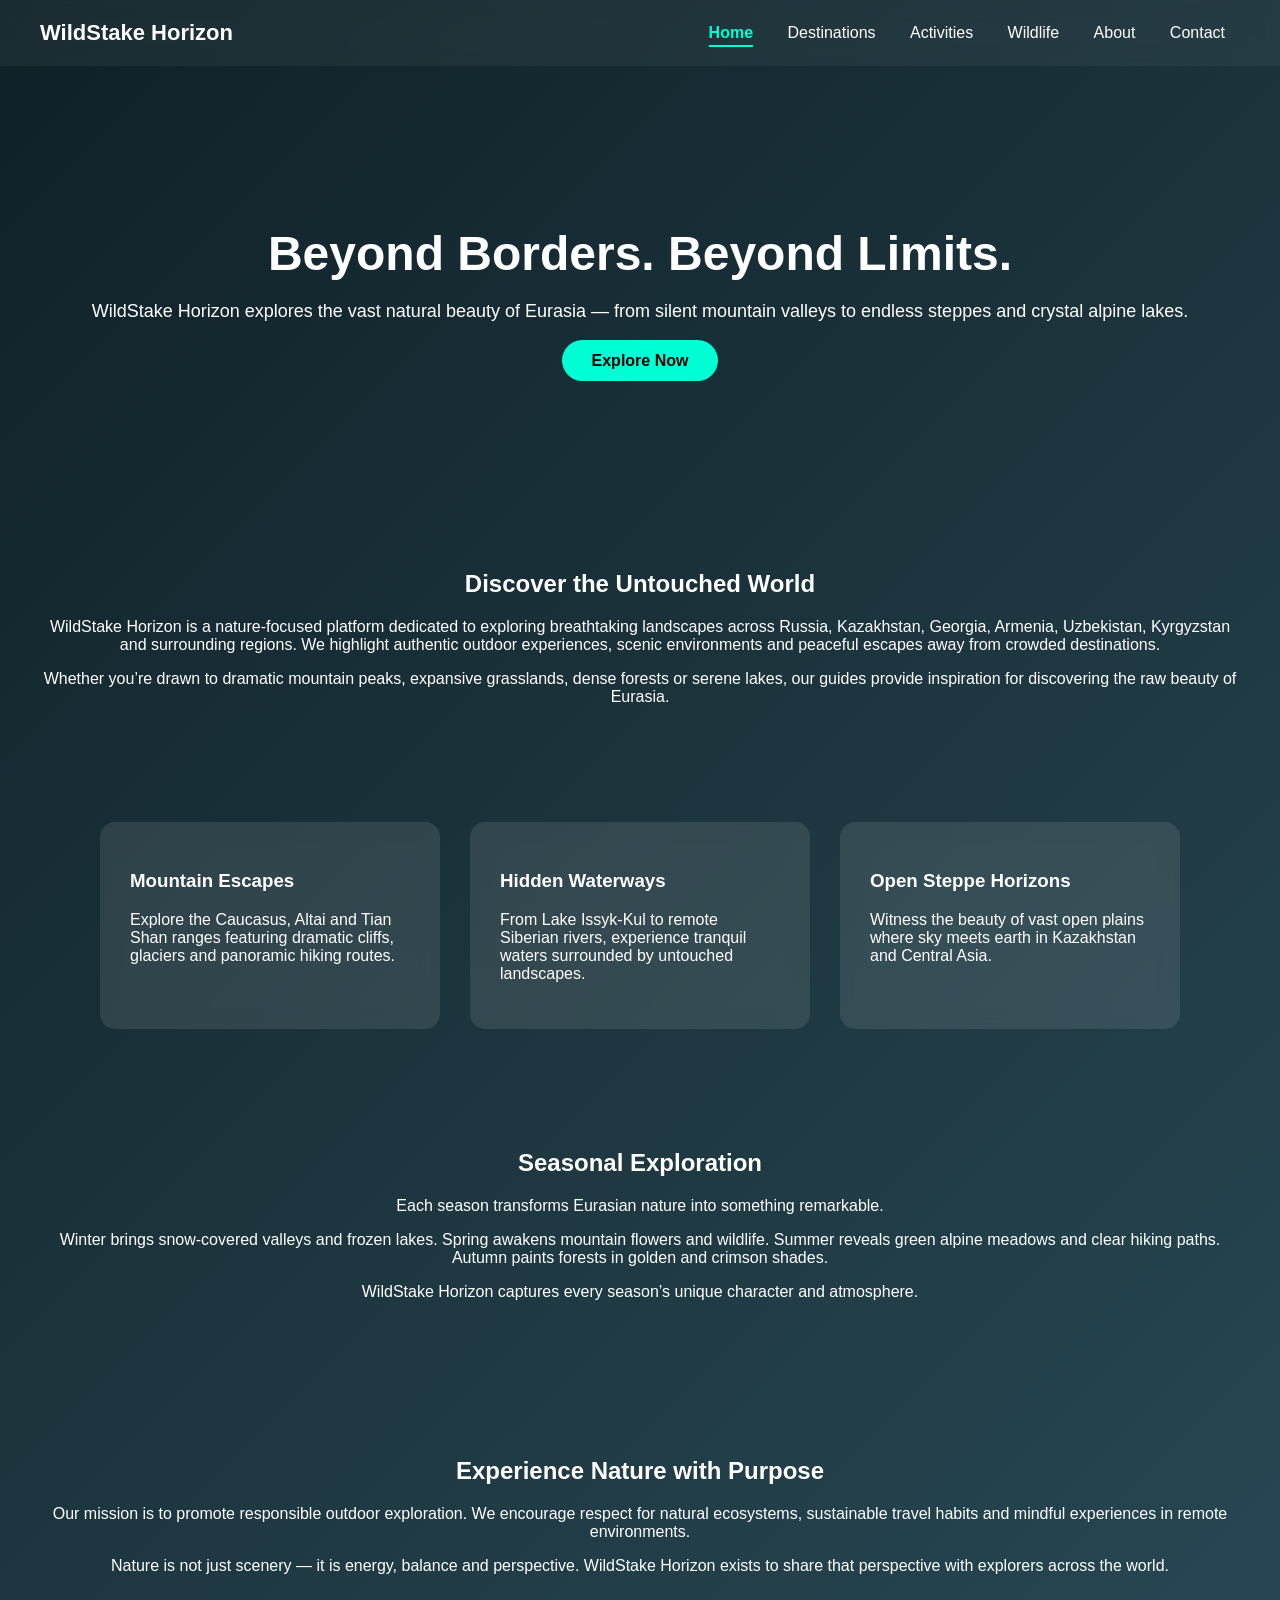
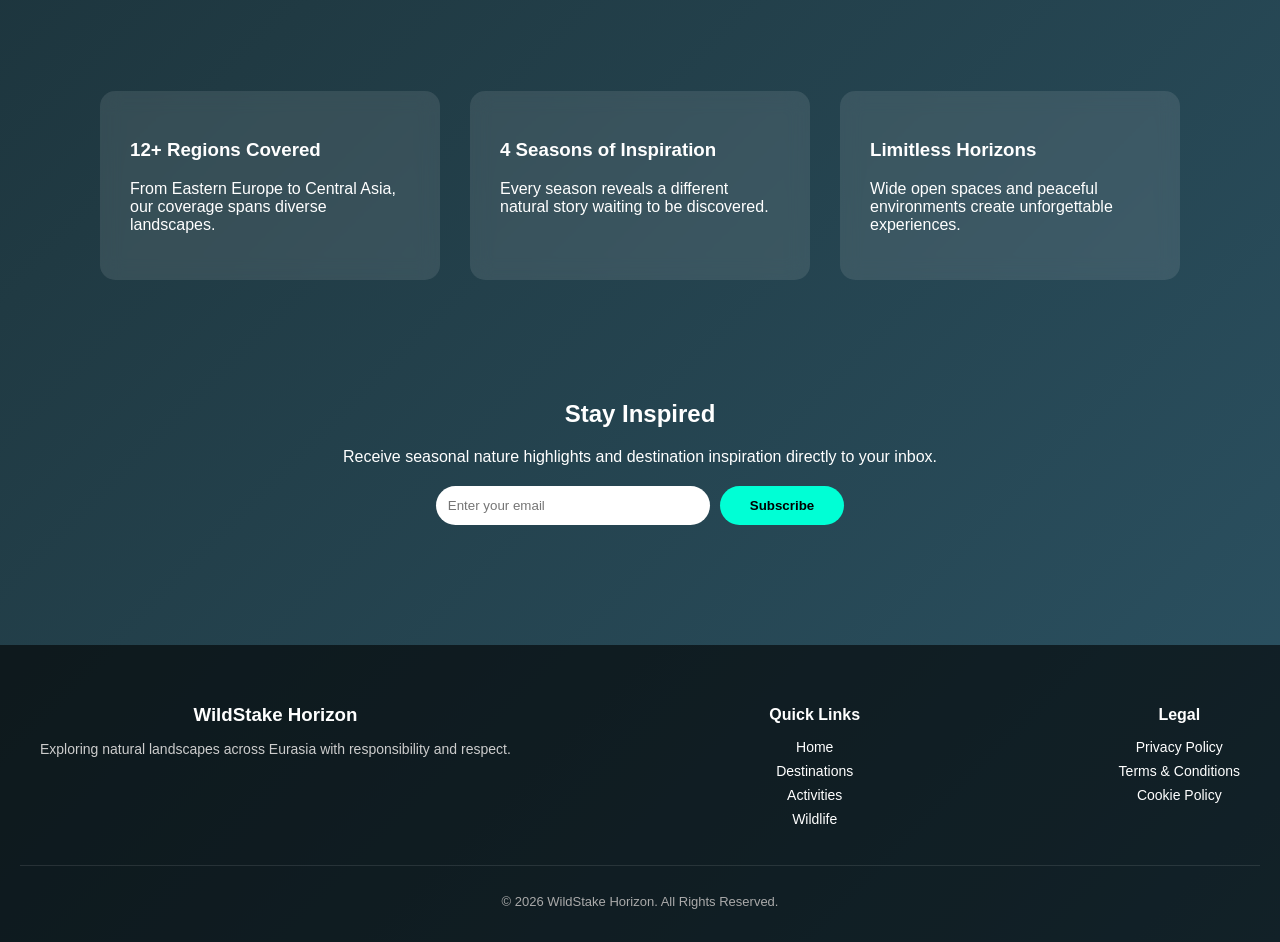
<file: index.html>
<!DOCTYPE html>
<html lang="en">
<head>
<meta charset="UTF-8">
<meta name="viewport" content="width=device-width, initial-scale=1.0">
<title>WildStake Horizon | Explore Nature Across Eurasia</title>
<meta name="description" content="Discover mountains, forests, lakes and remote landscapes across Russia, Central Asia and the Caucasus. Travel inspiration, outdoor guides and nature exploration.">
<link rel="stylesheet" href="style.css?dkjhsk">
<script defer src="script.js"></script>
</head>

<body>

<header>
<div class="logo">WildStake Horizon</div>
<nav id="nav">
<a href="index.html">Home</a>
<a href="destinations.html">Destinations</a>
<a href="activities.html">Activities</a>
<a href="wildlife.html">Wildlife</a>
<a href="about.html">About</a>
<a href="contact.html">Contact</a>
</nav>
<div class="menu-toggle" onclick="toggleMenu()">☰</div>
</header>

<!-- HERO -->
<section class="hero">
<h1>Beyond Borders. Beyond Limits.</h1>
<p>WildStake Horizon explores the vast natural beauty of Eurasia — from silent mountain valleys to endless steppes and crystal alpine lakes.</p>
<a href="#explore" class="btn">Explore Now</a>
</section>

<!-- INTRO -->
<section class="section">
<h2>Discover the Untouched World</h2>
<p>
WildStake Horizon is a nature-focused platform dedicated to exploring breathtaking landscapes across Russia, Kazakhstan, Georgia, Armenia, Uzbekistan, Kyrgyzstan and surrounding regions.
We highlight authentic outdoor experiences, scenic environments and peaceful escapes away from crowded destinations.
</p>

<p>
Whether you’re drawn to dramatic mountain peaks, expansive grasslands, dense forests or serene lakes, our guides provide inspiration for discovering the raw beauty of Eurasia.
</p>
</section>

<!-- FEATURE GRID -->
<section id="explore" class="cards">
<div class="card">
<h3>Mountain Escapes</h3>
<p>Explore the Caucasus, Altai and Tian Shan ranges featuring dramatic cliffs, glaciers and panoramic hiking routes.</p>
</div>

<div class="card">
<h3>Hidden Waterways</h3>
<p>From Lake Issyk-Kul to remote Siberian rivers, experience tranquil waters surrounded by untouched landscapes.</p>
</div>

<div class="card">
<h3>Open Steppe Horizons</h3>
<p>Witness the beauty of vast open plains where sky meets earth in Kazakhstan and Central Asia.</p>
</div>
</section>

<!-- SEASONAL SECTION -->
<section class="section">
<h2>Seasonal Exploration</h2>
<p>
Each season transforms Eurasian nature into something remarkable.
</p>

<p>
Winter brings snow-covered valleys and frozen lakes.  
Spring awakens mountain flowers and wildlife.  
Summer reveals green alpine meadows and clear hiking paths.  
Autumn paints forests in golden and crimson shades.
</p>

<p>
WildStake Horizon captures every season’s unique character and atmosphere.
</p>
</section>

<!-- EXPERIENCE SECTION -->
<section class="section">
<h2>Experience Nature with Purpose</h2>
<p>
Our mission is to promote responsible outdoor exploration. We encourage respect for natural ecosystems, sustainable travel habits and mindful experiences in remote environments.
</p>

<p>
Nature is not just scenery — it is energy, balance and perspective. WildStake Horizon exists to share that perspective with explorers across the world.
</p>
</section>

<!-- STATS SECTION -->
<section class="cards">
<div class="card">
<h3>12+ Regions Covered</h3>
<p>From Eastern Europe to Central Asia, our coverage spans diverse landscapes.</p>
</div>

<div class="card">
<h3>4 Seasons of Inspiration</h3>
<p>Every season reveals a different natural story waiting to be discovered.</p>
</div>

<div class="card">
<h3>Limitless Horizons</h3>
<p>Wide open spaces and peaceful environments create unforgettable experiences.</p>
</div>
</section>

<!-- NEWSLETTER -->
<section class="section">
<h2>Stay Inspired</h2>
<p>Receive seasonal nature highlights and destination inspiration directly to your inbox.</p>

<form class="newsletter">
<input type="email" placeholder="Enter your email">
<button type="submit" class="btn">Subscribe</button>
</form>
</section>

<footer>
<div class="footer-content">

<div class="footer-brand">
<h3>WildStake Horizon</h3>
<p>Exploring natural landscapes across Eurasia with responsibility and respect.</p>
</div>

<div class="footer-links">
<h4>Quick Links</h4>
<a href="index.html">Home</a>
<a href="destinations.html">Destinations</a>
<a href="activities.html">Activities</a>
<a href="wildlife.html">Wildlife</a>
</div>

<div class="footer-legal">
<h4>Legal</h4>
<a href="privacy-policy.html">Privacy Policy</a>
<a href="terms-conditions.html">Terms & Conditions</a>
<a href="cookie-policy.html">Cookie Policy</a>
</div>

</div>

<div class="footer-bottom">
<p>© 2026 WildStake Horizon. All Rights Reserved.</p>
</div>
</footer>

</body>
</html>
</file>
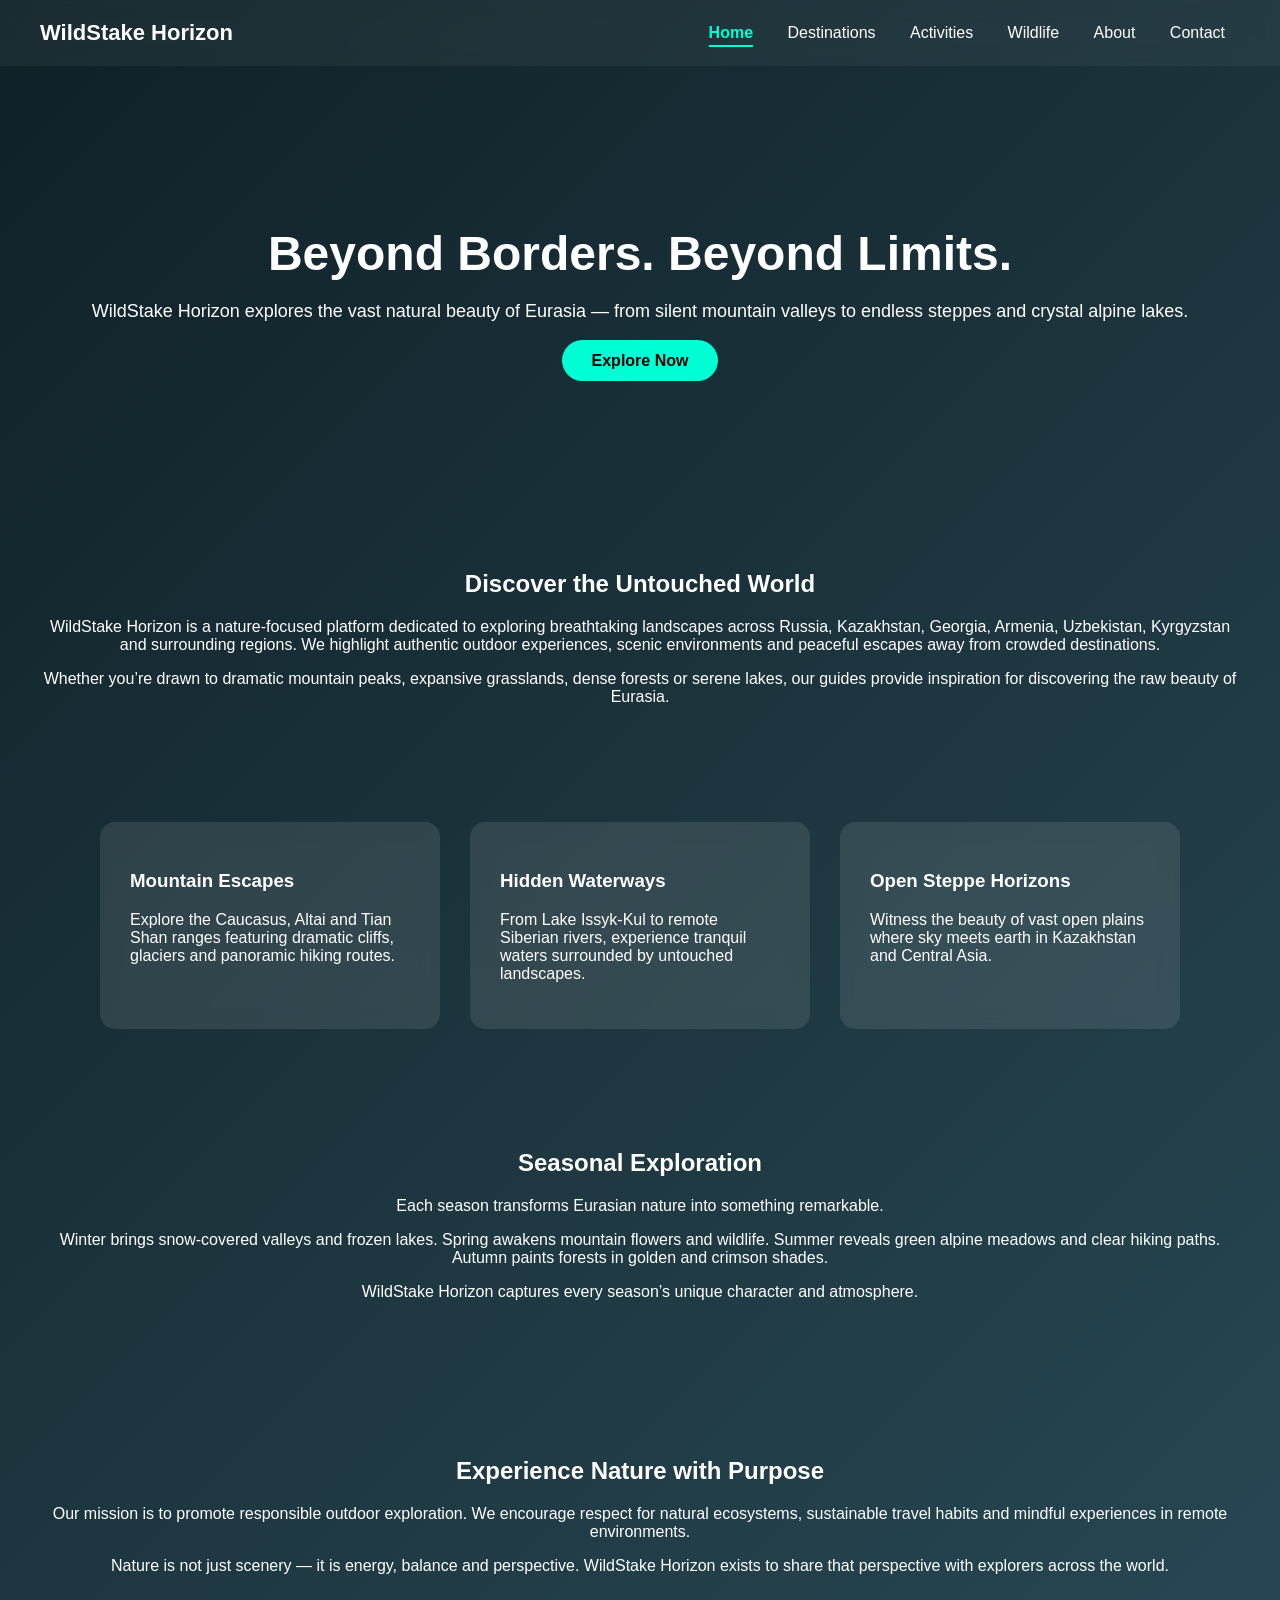
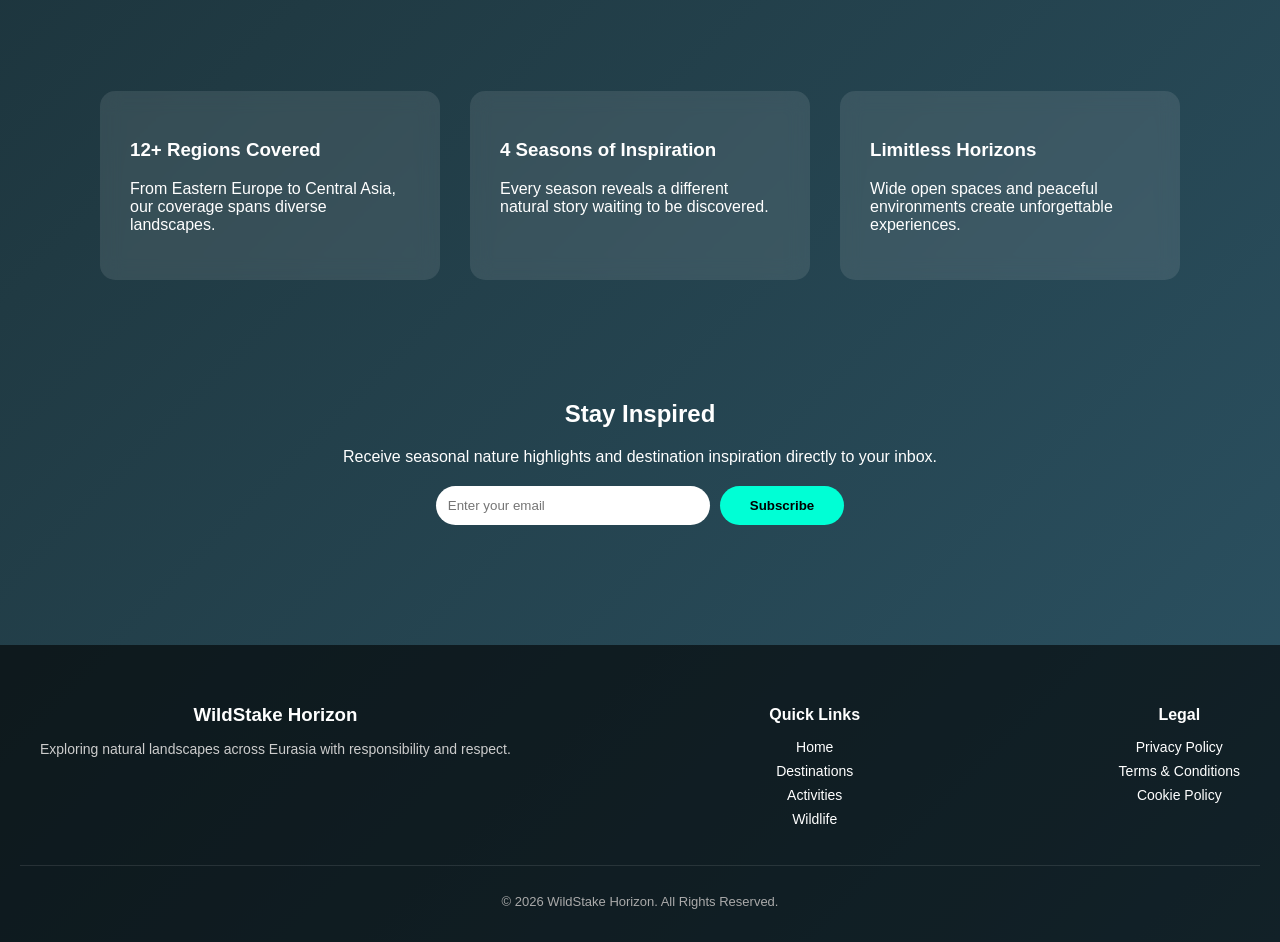
<file: home/index.html>
<!DOCTYPE html>
<html lang="en">
<head>
<meta charset="UTF-8">
<meta name="viewport" content="width=device-width, initial-scale=1.0">
<title>WildStake Horizon | Explore Nature Across Eurasia</title>
<meta name="description" content="Discover mountains, forests, lakes and remote landscapes across Russia, Central Asia and the Caucasus. Travel inspiration, outdoor guides and nature exploration.">
<link rel="stylesheet" href="style.css">
<script defer src="script.js"></script>
</head>

<body>

<header>
<div class="logo">WildStake Horizon</div>
<nav id="nav">
<a href="index.html">Home</a>
<a href="destinations.html">Destinations</a>
<a href="activities.html">Activities</a>
<a href="wildlife.html">Wildlife</a>
<a href="about.html">About</a>
<a href="contact.html">Contact</a>
</nav>
<div class="menu-toggle" onclick="toggleMenu()">☰</div>
</header>

<!-- HERO -->
<section class="hero">
<h1>Beyond Borders. Beyond Limits.</h1>
<p>WildStake Horizon explores the vast natural beauty of Eurasia — from silent mountain valleys to endless steppes and crystal alpine lakes.</p>
<a href="#explore" class="btn">Explore Now</a>
</section>

<!-- INTRO -->
<section class="section">
<h2>Discover the Untouched World</h2>
<p>
WildStake Horizon is a nature-focused platform dedicated to exploring breathtaking landscapes across Russia, Kazakhstan, Georgia, Armenia, Uzbekistan, Kyrgyzstan and surrounding regions.
We highlight authentic outdoor experiences, scenic environments and peaceful escapes away from crowded destinations.
</p>

<p>
Whether you’re drawn to dramatic mountain peaks, expansive grasslands, dense forests or serene lakes, our guides provide inspiration for discovering the raw beauty of Eurasia.
</p>
</section>

<!-- FEATURE GRID -->
<section id="explore" class="cards">
<div class="card">
<h3>Mountain Escapes</h3>
<p>Explore the Caucasus, Altai and Tian Shan ranges featuring dramatic cliffs, glaciers and panoramic hiking routes.</p>
</div>

<div class="card">
<h3>Hidden Waterways</h3>
<p>From Lake Issyk-Kul to remote Siberian rivers, experience tranquil waters surrounded by untouched landscapes.</p>
</div>

<div class="card">
<h3>Open Steppe Horizons</h3>
<p>Witness the beauty of vast open plains where sky meets earth in Kazakhstan and Central Asia.</p>
</div>
</section>

<!-- SEASONAL SECTION -->
<section class="section">
<h2>Seasonal Exploration</h2>
<p>
Each season transforms Eurasian nature into something remarkable.
</p>

<p>
Winter brings snow-covered valleys and frozen lakes.  
Spring awakens mountain flowers and wildlife.  
Summer reveals green alpine meadows and clear hiking paths.  
Autumn paints forests in golden and crimson shades.
</p>

<p>
WildStake Horizon captures every season’s unique character and atmosphere.
</p>
</section>

<!-- EXPERIENCE SECTION -->
<section class="section">
<h2>Experience Nature with Purpose</h2>
<p>
Our mission is to promote responsible outdoor exploration. We encourage respect for natural ecosystems, sustainable travel habits and mindful experiences in remote environments.
</p>

<p>
Nature is not just scenery — it is energy, balance and perspective. WildStake Horizon exists to share that perspective with explorers across the world.
</p>
</section>

<!-- STATS SECTION -->
<section class="cards">
<div class="card">
<h3>12+ Regions Covered</h3>
<p>From Eastern Europe to Central Asia, our coverage spans diverse landscapes.</p>
</div>

<div class="card">
<h3>4 Seasons of Inspiration</h3>
<p>Every season reveals a different natural story waiting to be discovered.</p>
</div>

<div class="card">
<h3>Limitless Horizons</h3>
<p>Wide open spaces and peaceful environments create unforgettable experiences.</p>
</div>
</section>

<!-- NEWSLETTER -->
<section class="section">
<h2>Stay Inspired</h2>
<p>Receive seasonal nature highlights and destination inspiration directly to your inbox.</p>

<form class="newsletter">
<input type="email" placeholder="Enter your email">
<button type="submit" class="btn">Subscribe</button>
</form>
</section>

<footer>
<div class="footer-content">

<div class="footer-brand">
<h3>WildStake Horizon</h3>
<p>Exploring natural landscapes across Eurasia with responsibility and respect.</p>
</div>

<div class="footer-links">
<h4>Quick Links</h4>
<a href="index.html">Home</a>
<a href="destinations.html">Destinations</a>
<a href="activities.html">Activities</a>
<a href="wildlife.html">Wildlife</a>
</div>

<div class="footer-legal">
<h4>Legal</h4>
<a href="privacy-policy.html">Privacy Policy</a>
<a href="terms-conditions.html">Terms & Conditions</a>
<a href="cookie-policy.html">Cookie Policy</a>
</div>

</div>

<div class="footer-bottom">
<p>© 2026 WildStake Horizon. All Rights Reserved.</p>
</div>
</footer>

</body>
</html>
</file>
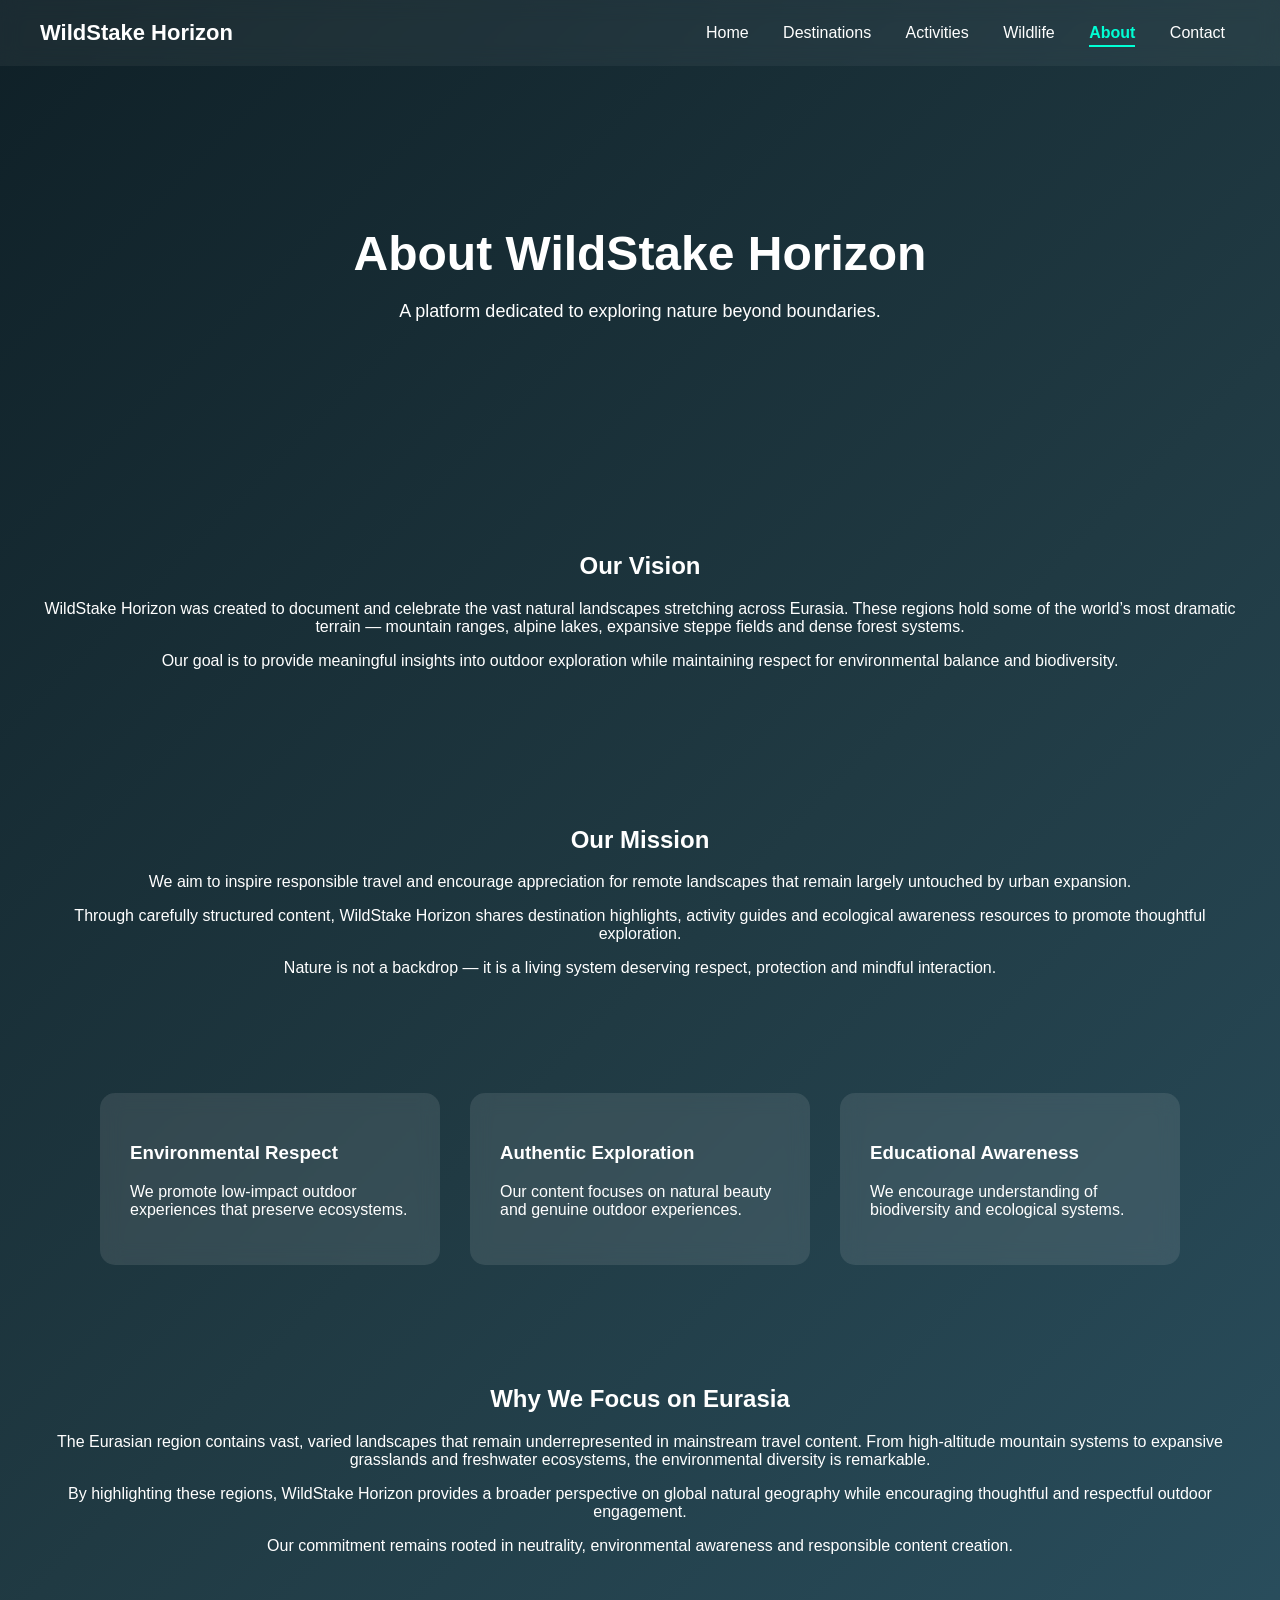
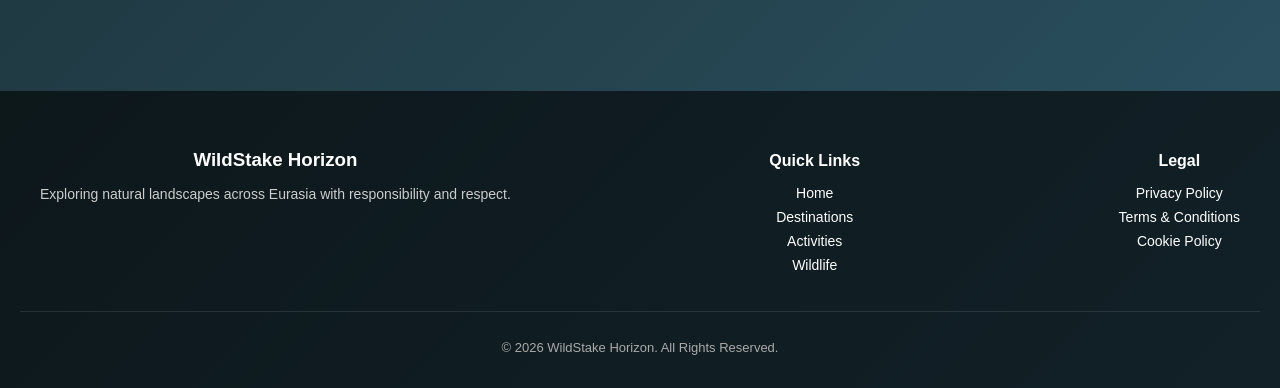
<file: about.html>
<!DOCTYPE html>
<html lang="en">
<head>
<meta charset="UTF-8">
<meta name="viewport" content="width=device-width, initial-scale=1.0">
<title>About Us | WildStake Horizon</title>
<meta name="description" content="Learn about WildStake Horizon, our mission to explore and document natural landscapes across Eurasia with respect and responsibility.">
<link rel="stylesheet" href="style.css">
<script defer src="script.js"></script>
</head>

<body>

<header>
<div class="logo">WildStake Horizon</div>
<nav id="nav">
<a href="index.html">Home</a>
<a href="destinations.html">Destinations</a>
<a href="activities.html">Activities</a>
<a href="wildlife.html">Wildlife</a>
<a href="about.html">About</a>
<a href="contact.html">Contact</a>
</nav>
<div class="menu-toggle" onclick="toggleMenu()">☰</div>
</header>

<!-- HERO -->
<section class="hero">
<h1>About WildStake Horizon</h1>
<p>A platform dedicated to exploring nature beyond boundaries.</p>
</section>

<!-- STORY -->
<section class="section">
<h2>Our Vision</h2>

<p>
WildStake Horizon was created to document and celebrate the vast natural landscapes stretching across Eurasia. These regions hold some of the world’s most dramatic terrain — mountain ranges, alpine lakes, expansive steppe fields and dense forest systems.
</p>

<p>
Our goal is to provide meaningful insights into outdoor exploration while maintaining respect for environmental balance and biodiversity.
</p>

</section>

<!-- MISSION -->
<section class="section">
<h2>Our Mission</h2>

<p>
We aim to inspire responsible travel and encourage appreciation for remote landscapes that remain largely untouched by urban expansion.
</p>

<p>
Through carefully structured content, WildStake Horizon shares destination highlights, activity guides and ecological awareness resources to promote thoughtful exploration.
</p>

<p>
Nature is not a backdrop — it is a living system deserving respect, protection and mindful interaction.
</p>
</section>

<!-- VALUES -->
<section class="cards">

<div class="card">
<h3>Environmental Respect</h3>
<p>
We promote low-impact outdoor experiences that preserve ecosystems.
</p>
</div>

<div class="card">
<h3>Authentic Exploration</h3>
<p>
Our content focuses on natural beauty and genuine outdoor experiences.
</p>
</div>

<div class="card">
<h3>Educational Awareness</h3>
<p>
We encourage understanding of biodiversity and ecological systems.
</p>
</div>

</section>

<!-- LONG CONTENT SECTION -->
<section class="section">
<h2>Why We Focus on Eurasia</h2>

<p>
The Eurasian region contains vast, varied landscapes that remain underrepresented in mainstream travel content. From high-altitude mountain systems to expansive grasslands and freshwater ecosystems, the environmental diversity is remarkable.
</p>

<p>
By highlighting these regions, WildStake Horizon provides a broader perspective on global natural geography while encouraging thoughtful and respectful outdoor engagement.
</p>

<p>
Our commitment remains rooted in neutrality, environmental awareness and responsible content creation.
</p>

</section>

<footer>
<div class="footer-content">

<div class="footer-brand">
<h3>WildStake Horizon</h3>
<p>Exploring natural landscapes across Eurasia with responsibility and respect.</p>
</div>

<div class="footer-links">
<h4>Quick Links</h4>
<a href="index.html">Home</a>
<a href="destinations.html">Destinations</a>
<a href="activities.html">Activities</a>
<a href="wildlife.html">Wildlife</a>
</div>

<div class="footer-legal">
<h4>Legal</h4>
<a href="privacy-policy.html">Privacy Policy</a>
<a href="terms-conditions.html">Terms & Conditions</a>
<a href="cookie-policy.html">Cookie Policy</a>
</div>

</div>

<div class="footer-bottom">
<p>© 2026 WildStake Horizon. All Rights Reserved.</p>
</div>
</footer>

</body>
</html>
</file>
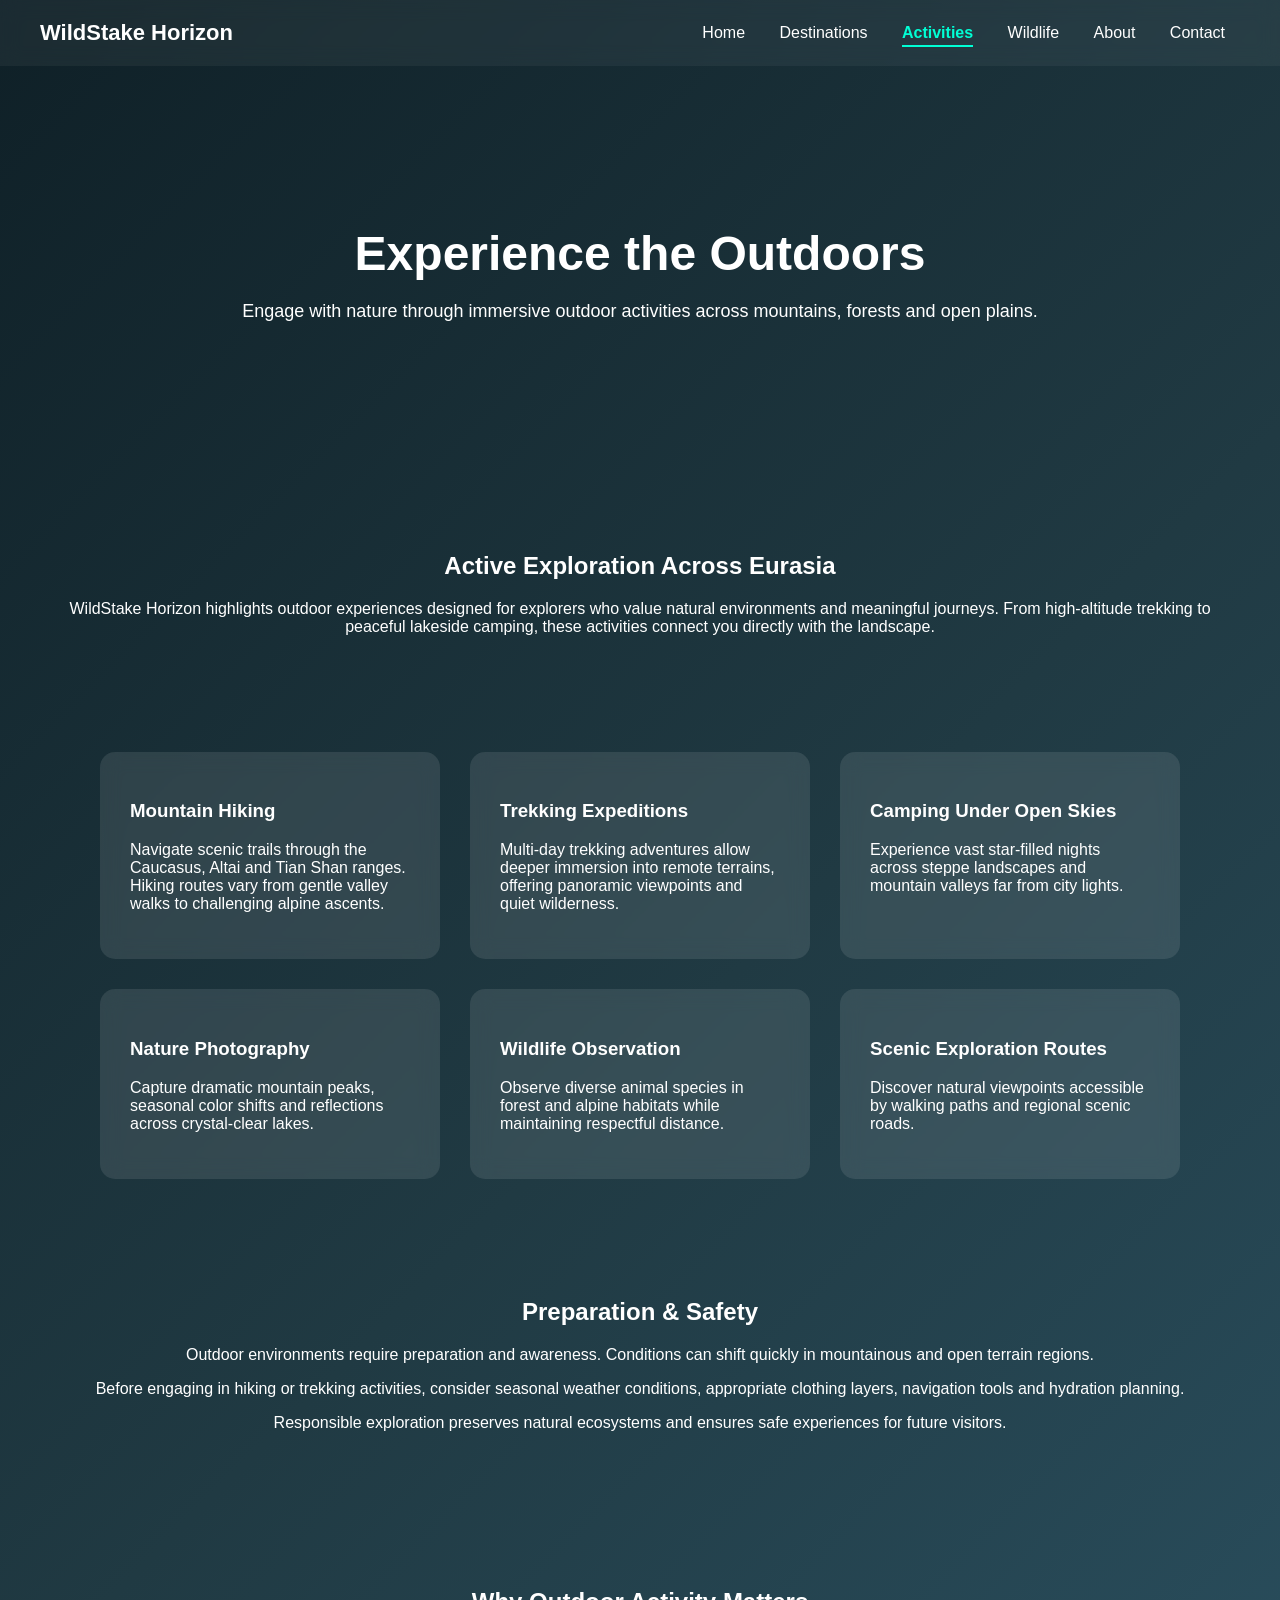
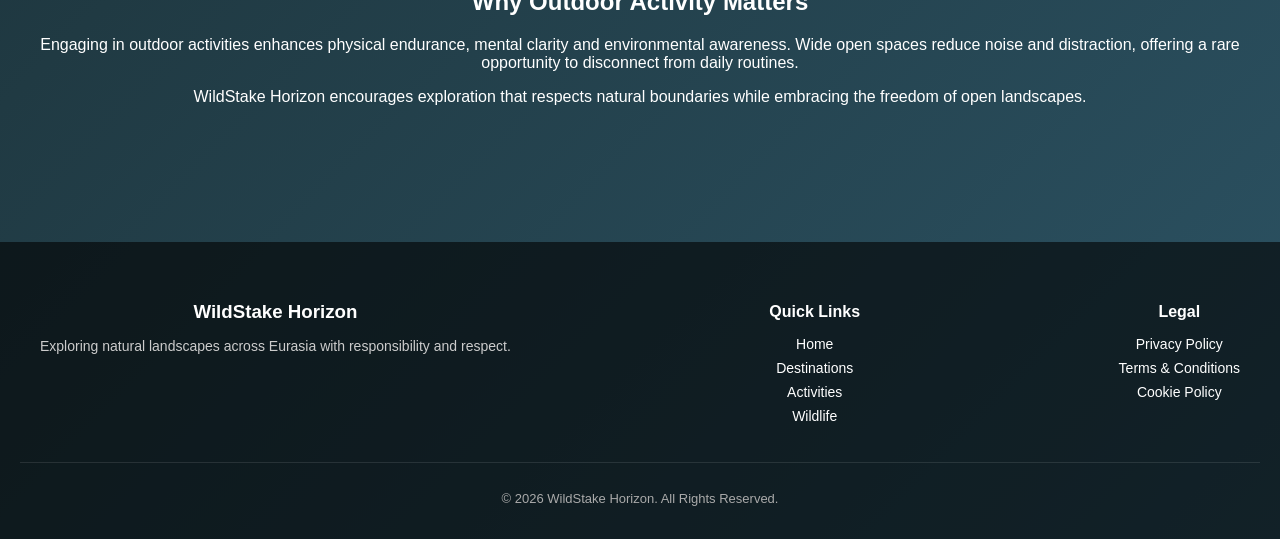
<file: activities.html>
<!DOCTYPE html>
<html lang="en">
<head>
<meta charset="UTF-8">
<meta name="viewport" content="width=device-width, initial-scale=1.0">
<title>Outdoor Activities | WildStake Horizon</title>
<meta name="description" content="Explore hiking, trekking, camping, wildlife observation and nature photography across Eurasian landscapes with WildStake Horizon.">
<link rel="stylesheet" href="style.css">
<script defer src="script.js"></script>
</head>

<body>

<header>
<div class="logo">WildStake Horizon</div>
<nav id="nav">
<a href="index.html">Home</a>
<a href="destinations.html">Destinations</a>
<a href="activities.html">Activities</a>
<a href="wildlife.html">Wildlife</a>
<a href="about.html">About</a>
<a href="contact.html">Contact</a>
</nav>
<div class="menu-toggle" onclick="toggleMenu()">☰</div>
</header>

<!-- HERO -->
<section class="hero">
<h1>Experience the Outdoors</h1>
<p>Engage with nature through immersive outdoor activities across mountains, forests and open plains.</p>
</section>

<!-- INTRO -->
<section class="section">
<h2>Active Exploration Across Eurasia</h2>
<p>
WildStake Horizon highlights outdoor experiences designed for explorers who value natural environments and meaningful journeys. From high-altitude trekking to peaceful lakeside camping, these activities connect you directly with the landscape.
</p>
</section>

<!-- ACTIVITY GRID -->
<section class="cards">

<div class="card">
<h3>Mountain Hiking</h3>
<p>
Navigate scenic trails through the Caucasus, Altai and Tian Shan ranges. Hiking routes vary from gentle valley walks to challenging alpine ascents.
</p>
</div>

<div class="card">
<h3>Trekking Expeditions</h3>
<p>
Multi-day trekking adventures allow deeper immersion into remote terrains, offering panoramic viewpoints and quiet wilderness.
</p>
</div>

<div class="card">
<h3>Camping Under Open Skies</h3>
<p>
Experience vast star-filled nights across steppe landscapes and mountain valleys far from city lights.
</p>
</div>

<div class="card">
<h3>Nature Photography</h3>
<p>
Capture dramatic mountain peaks, seasonal color shifts and reflections across crystal-clear lakes.
</p>
</div>

<div class="card">
<h3>Wildlife Observation</h3>
<p>
Observe diverse animal species in forest and alpine habitats while maintaining respectful distance.
</p>
</div>

<div class="card">
<h3>Scenic Exploration Routes</h3>
<p>
Discover natural viewpoints accessible by walking paths and regional scenic roads.
</p>
</div>

</section>

<!-- PREPARATION SECTION -->
<section class="section">
<h2>Preparation & Safety</h2>

<p>
Outdoor environments require preparation and awareness. Conditions can shift quickly in mountainous and open terrain regions.
</p>

<p>
Before engaging in hiking or trekking activities, consider seasonal weather conditions, appropriate clothing layers, navigation tools and hydration planning.
</p>

<p>
Responsible exploration preserves natural ecosystems and ensures safe experiences for future visitors.
</p>
</section>

<!-- BENEFITS SECTION -->
<section class="section">
<h2>Why Outdoor Activity Matters</h2>

<p>
Engaging in outdoor activities enhances physical endurance, mental clarity and environmental awareness. Wide open spaces reduce noise and distraction, offering a rare opportunity to disconnect from daily routines.
</p>

<p>
WildStake Horizon encourages exploration that respects natural boundaries while embracing the freedom of open landscapes.
</p>

</section>

<footer>
<div class="footer-content">

<div class="footer-brand">
<h3>WildStake Horizon</h3>
<p>Exploring natural landscapes across Eurasia with responsibility and respect.</p>
</div>

<div class="footer-links">
<h4>Quick Links</h4>
<a href="index.html">Home</a>
<a href="destinations.html">Destinations</a>
<a href="activities.html">Activities</a>
<a href="wildlife.html">Wildlife</a>
</div>

<div class="footer-legal">
<h4>Legal</h4>
<a href="privacy-policy.html">Privacy Policy</a>
<a href="terms-conditions.html">Terms & Conditions</a>
<a href="cookie-policy.html">Cookie Policy</a>
</div>

</div>

<div class="footer-bottom">
<p>© 2026 WildStake Horizon. All Rights Reserved.</p>
</div>
</footer>

</body>
</html>
</file>
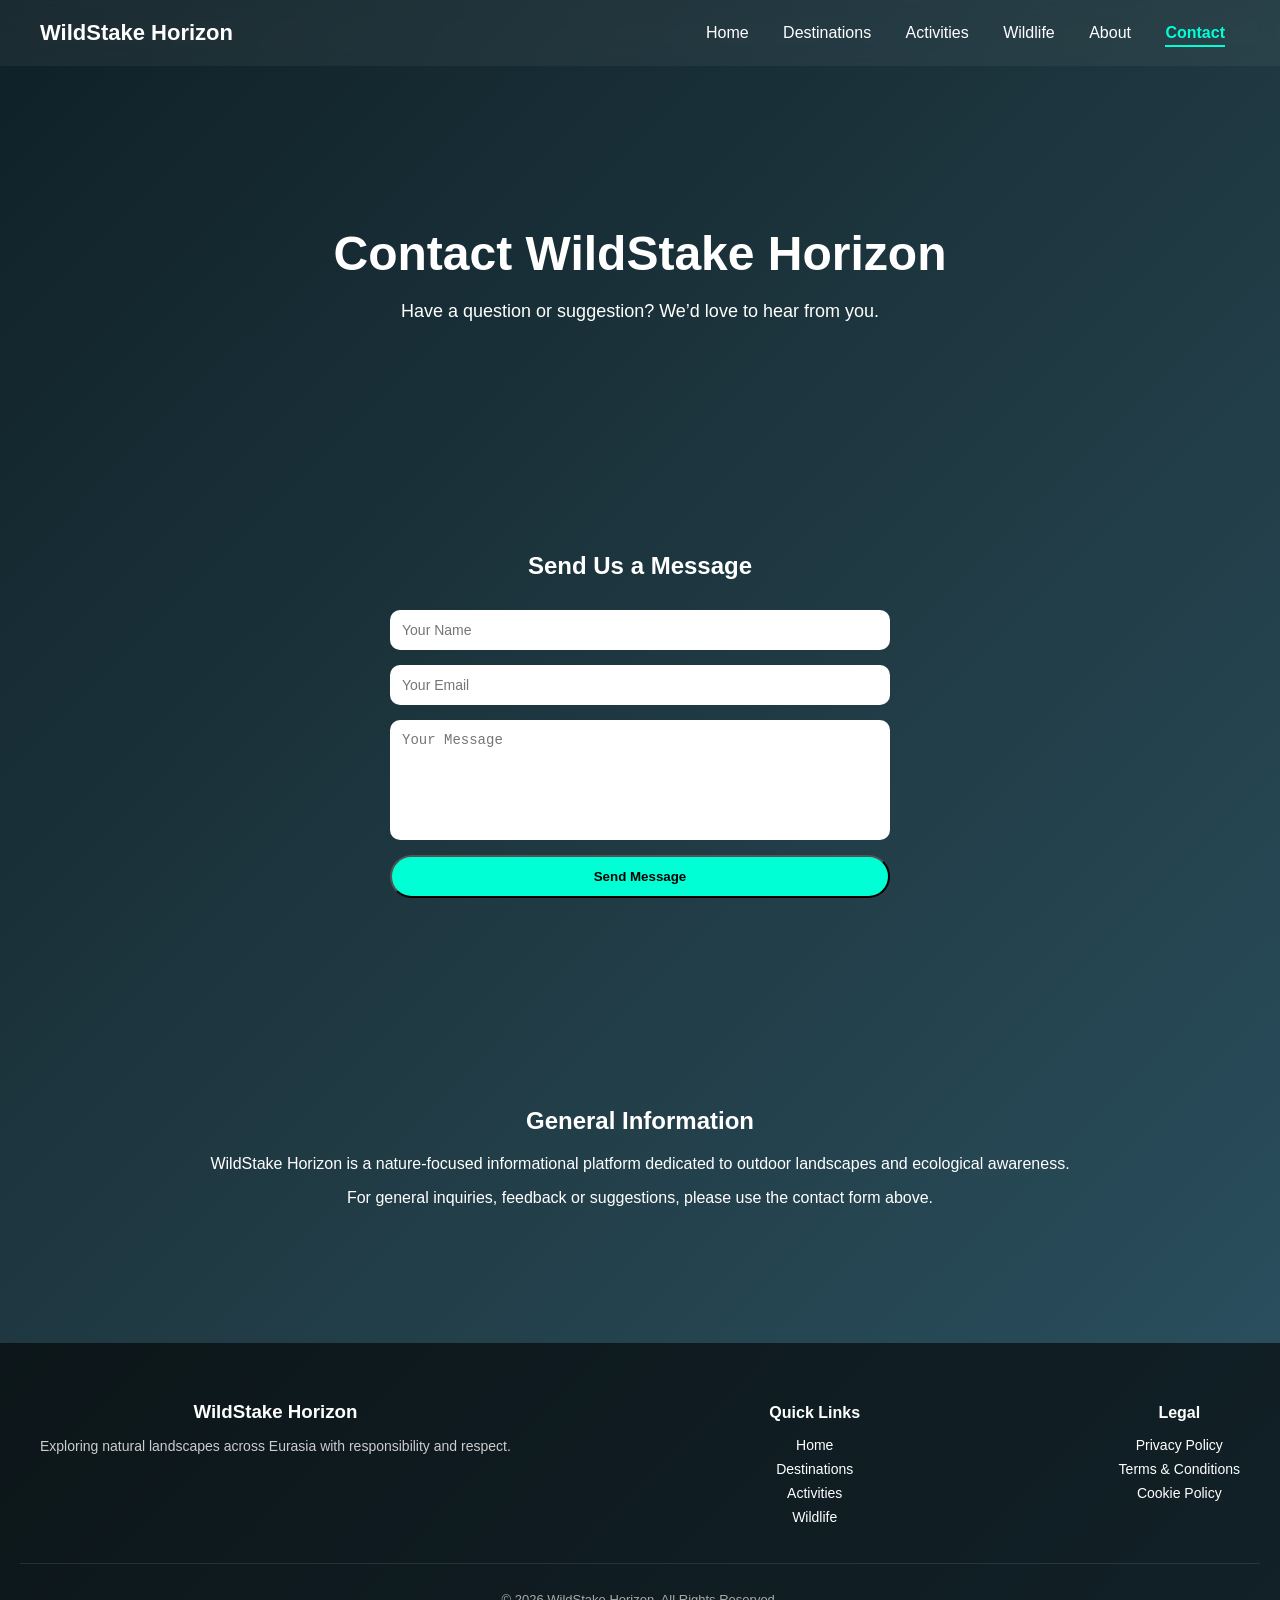
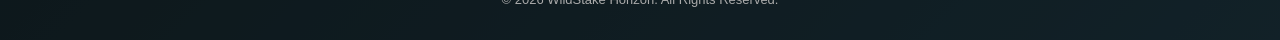
<file: contact.html>
<!DOCTYPE html>
<html lang="en">
<head>
<meta charset="UTF-8">
<meta name="viewport" content="width=device-width, initial-scale=1.0">
<title>Contact Us | WildStake Horizon</title>
<meta name="description" content="Get in touch with WildStake Horizon for inquiries related to nature exploration and outdoor content.">
<link rel="stylesheet" href="style.css">
<script defer src="script.js"></script>
</head>

<body>

<header>
<div class="logo">WildStake Horizon</div>
<nav id="nav">
<a href="index.html">Home</a>
<a href="destinations.html">Destinations</a>
<a href="activities.html">Activities</a>
<a href="wildlife.html">Wildlife</a>
<a href="about.html">About</a>
<a href="contact.html">Contact</a>
</nav>
<div class="menu-toggle" onclick="toggleMenu()">☰</div>
</header>

<!-- HERO -->
<section class="hero">
<h1>Contact WildStake Horizon</h1>
<p>Have a question or suggestion? We’d love to hear from you.</p>
</section>

<!-- CONTACT FORM -->
<section class="section">
<h2>Send Us a Message</h2>

<form id="contactForm" class="contact-form">
<input type="text" id="name" placeholder="Your Name" required>
<input type="email" id="email" placeholder="Your Email" required>
<textarea id="message" placeholder="Your Message" rows="6" required></textarea>
<button type="submit" class="btn">Send Message</button>
<p id="formMessage" class="form-message"></p>
</form>

</section>

<!-- INFO SECTION -->
<section class="section">
<h2>General Information</h2>

<p>
WildStake Horizon is a nature-focused informational platform dedicated to outdoor landscapes and ecological awareness.
</p>

<p>
For general inquiries, feedback or suggestions, please use the contact form above.
</p>

</section>

<footer>
<div class="footer-content">

<div class="footer-brand">
<h3>WildStake Horizon</h3>
<p>Exploring natural landscapes across Eurasia with responsibility and respect.</p>
</div>

<div class="footer-links">
<h4>Quick Links</h4>
<a href="index.html">Home</a>
<a href="destinations.html">Destinations</a>
<a href="activities.html">Activities</a>
<a href="wildlife.html">Wildlife</a>
</div>

<div class="footer-legal">
<h4>Legal</h4>
<a href="privacy-policy.html">Privacy Policy</a>
<a href="terms-conditions.html">Terms & Conditions</a>
<a href="cookie-policy.html">Cookie Policy</a>
</div>

</div>

<div class="footer-bottom">
<p>© 2026 WildStake Horizon. All Rights Reserved.</p>
</div>
</footer>

</body>
</html>
</file>
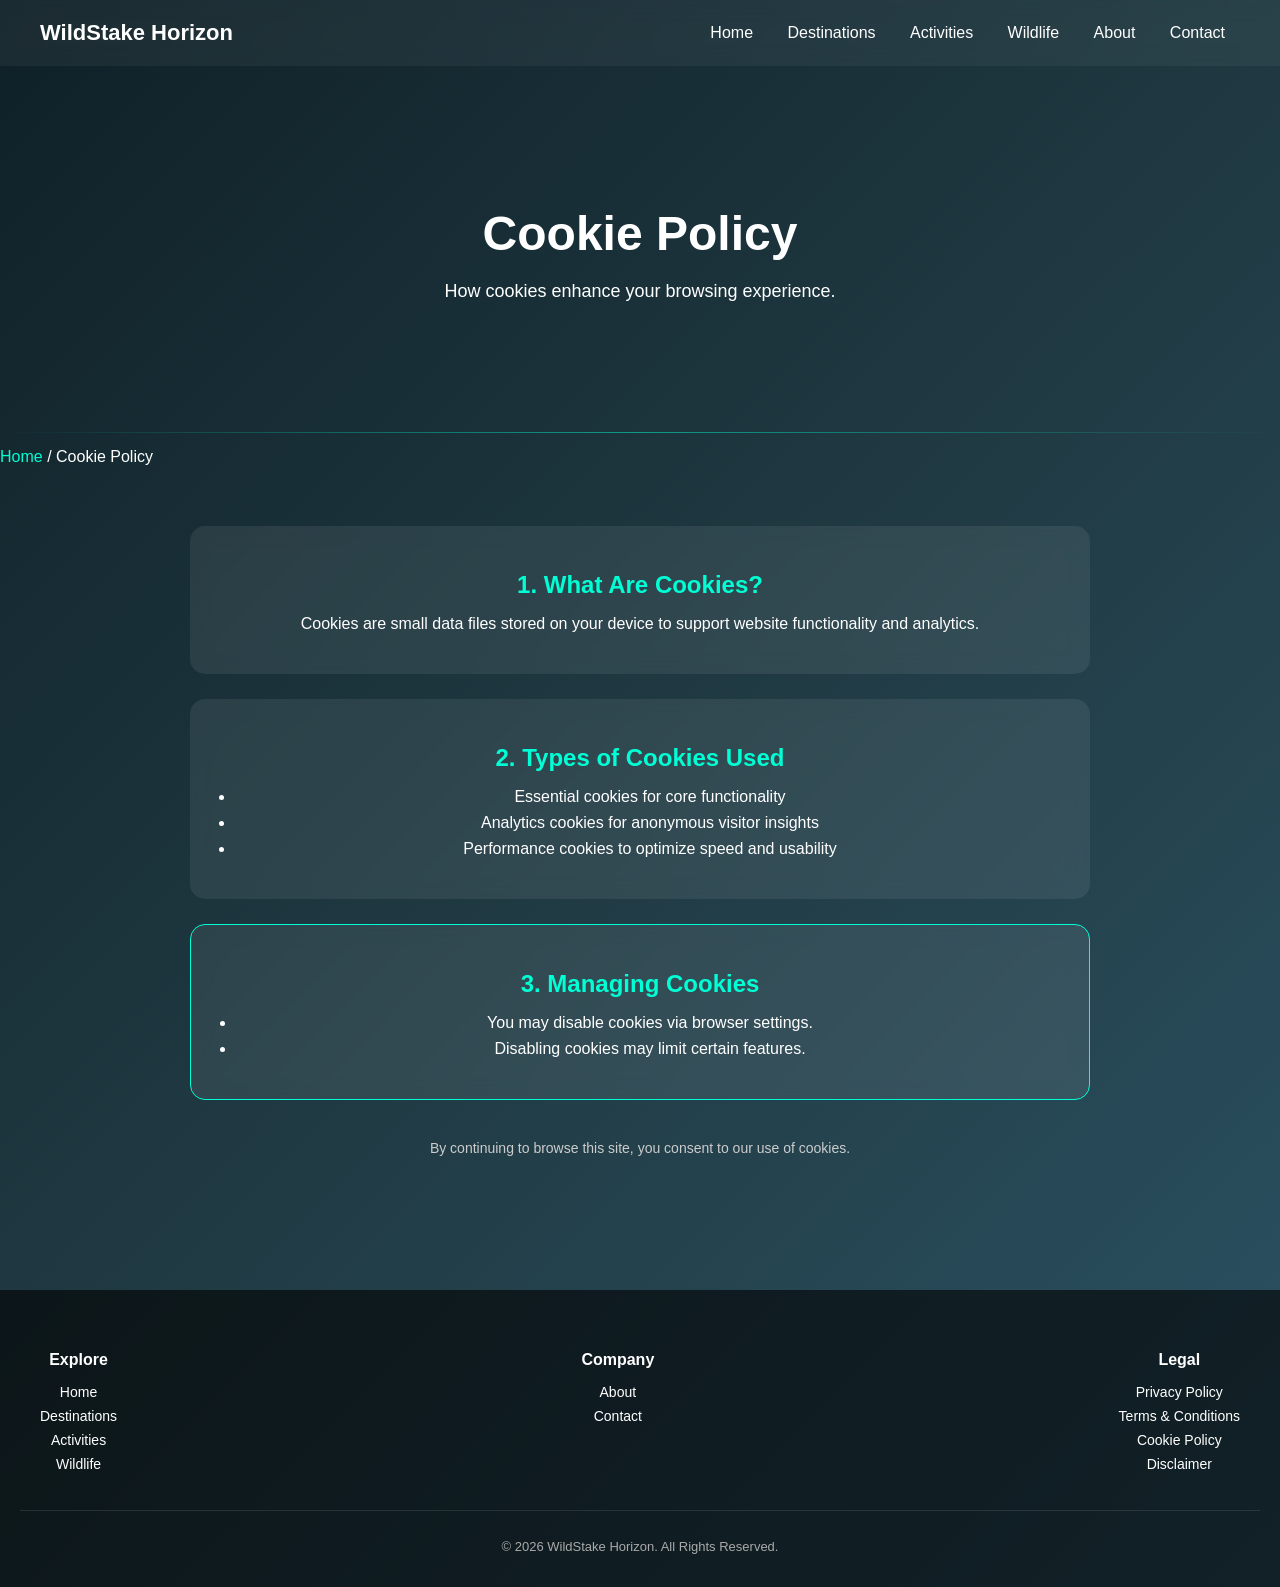
<file: cookie-policy.html>
<!DOCTYPE html>
<html lang="en">
<head>
<meta charset="UTF-8">
<meta name="viewport" content="width=device-width, initial-scale=1.0">
<title>Cookie Policy | WildStake Horizon</title>
<link rel="stylesheet" href="style.css">
<script defer src="script.js"></script>
</head>

<body>

<header>
<div class="logo">WildStake Horizon</div>
<nav id="nav">
<a href="index.html">Home</a>
<a href="destinations.html">Destinations</a>
<a href="activities.html">Activities</a>
<a href="wildlife.html">Wildlife</a>
<a href="about.html">About</a>
<a href="contact.html">Contact</a>
</nav>
<div class="menu-toggle" onclick="toggleMenu()">☰</div>
</header>

<section class="hero legal-hero">
<h1>Cookie Policy</h1>
<p>How cookies enhance your browsing experience.</p>
</section>

<div class="breadcrumb">
<a href="index.html">Home</a> / Cookie Policy
</div>

<section class="section legal-container">

<div class="legal-card">
<h2>1. What Are Cookies?</h2>
<p>Cookies are small data files stored on your device to support website functionality and analytics.</p>
</div>

<div class="legal-card">
<h2>2. Types of Cookies Used</h2>
<ul>
<li>Essential cookies for core functionality</li>
<li>Analytics cookies for anonymous visitor insights</li>
<li>Performance cookies to optimize speed and usability</li>
</ul>
</div>

<div class="legal-card highlight">
<h2>3. Managing Cookies</h2>
<ul>
<li>You may disable cookies via browser settings.</li>
<li>Disabling cookies may limit certain features.</li>
</ul>
</div>

<div class="legal-note">
<p>By continuing to browse this site, you consent to our use of cookies.</p>
</div>

</section>

<footer>
<div class="footer-content">
<div>
<h4>Explore</h4>
<a href="index.html">Home</a>
<a href="destinations.html">Destinations</a>
<a href="activities.html">Activities</a>
<a href="wildlife.html">Wildlife</a>
</div>
<div>
<h4>Company</h4>
<a href="about.html">About</a>
<a href="contact.html">Contact</a>
</div>
<div>
<h4>Legal</h4>
<a href="privacy-policy.html">Privacy Policy</a>
<a href="terms-conditions.html">Terms & Conditions</a>
<a href="cookie-policy.html">Cookie Policy</a>
<a href="disclaimer.html">Disclaimer</a>
</div>
</div>
<div class="footer-bottom">
<p>© 2026 WildStake Horizon. All Rights Reserved.</p>
</div>
</footer>

</body>
</html>
</file>
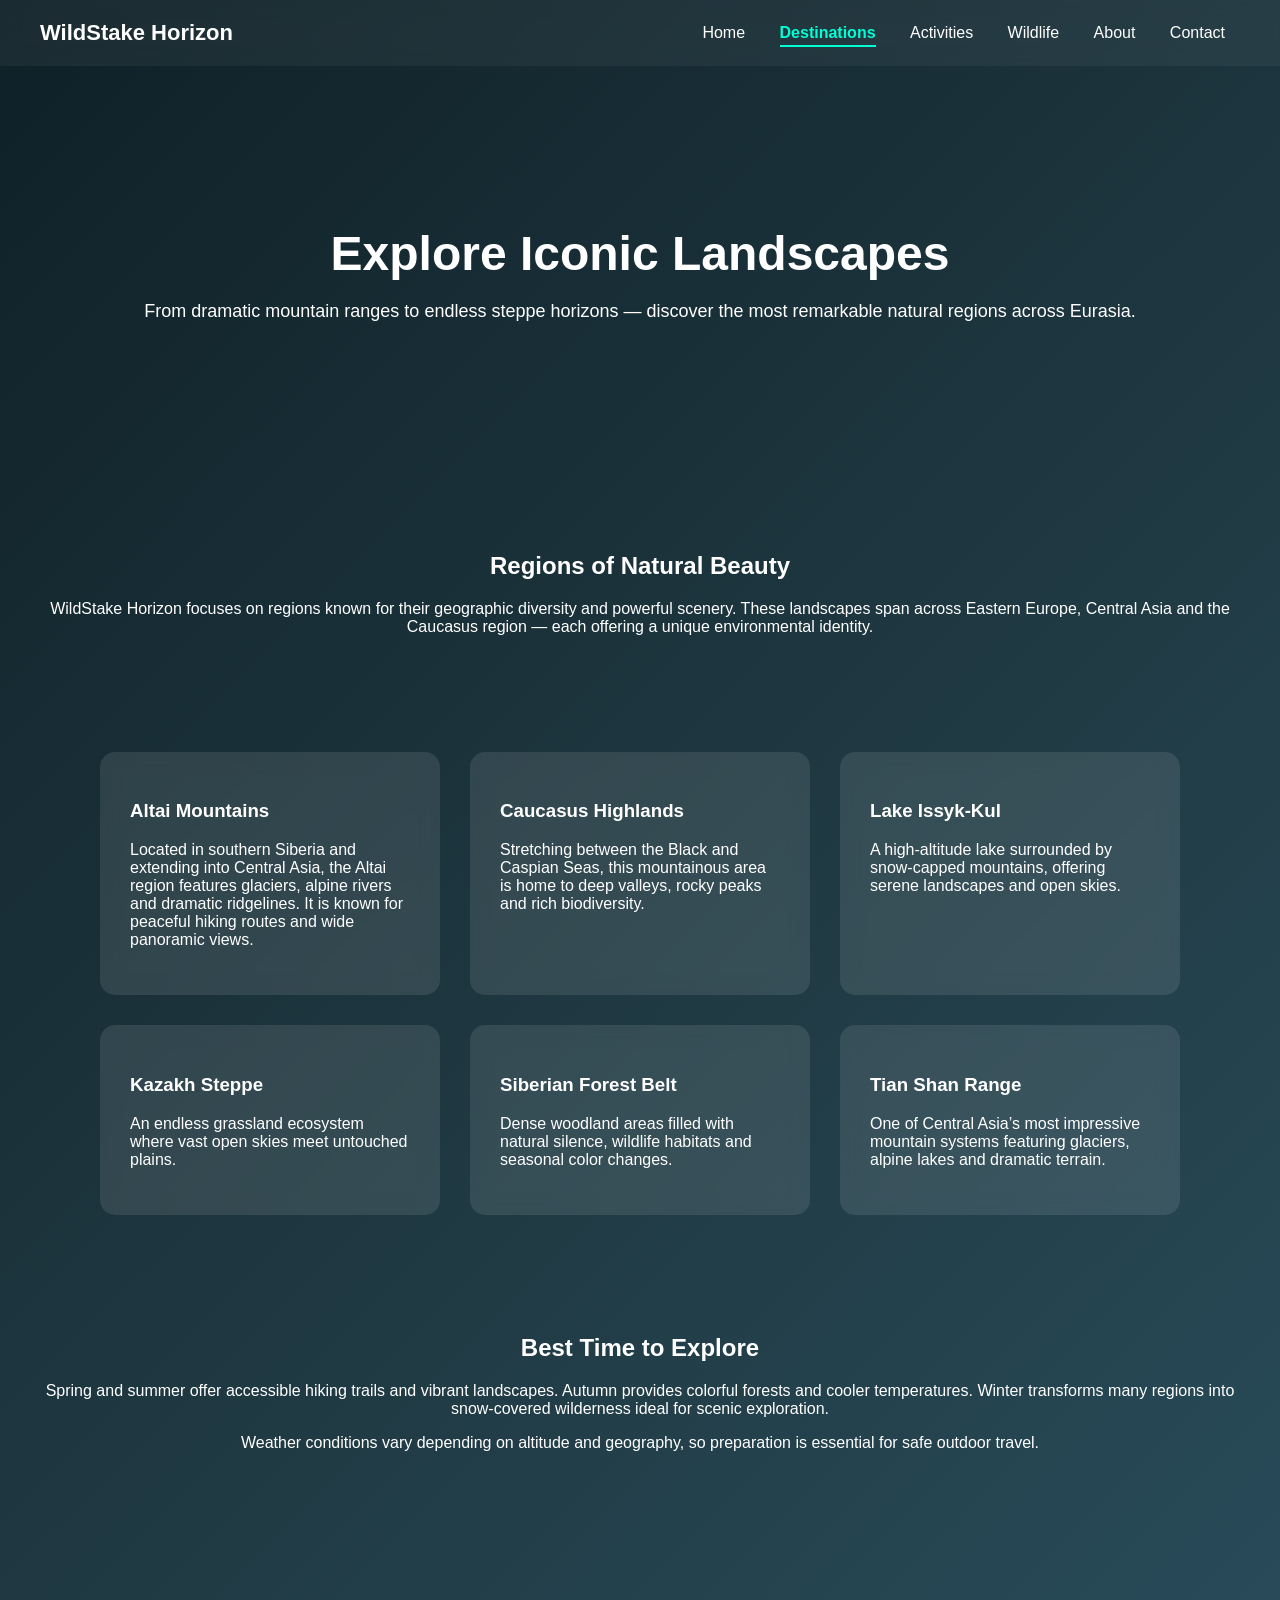
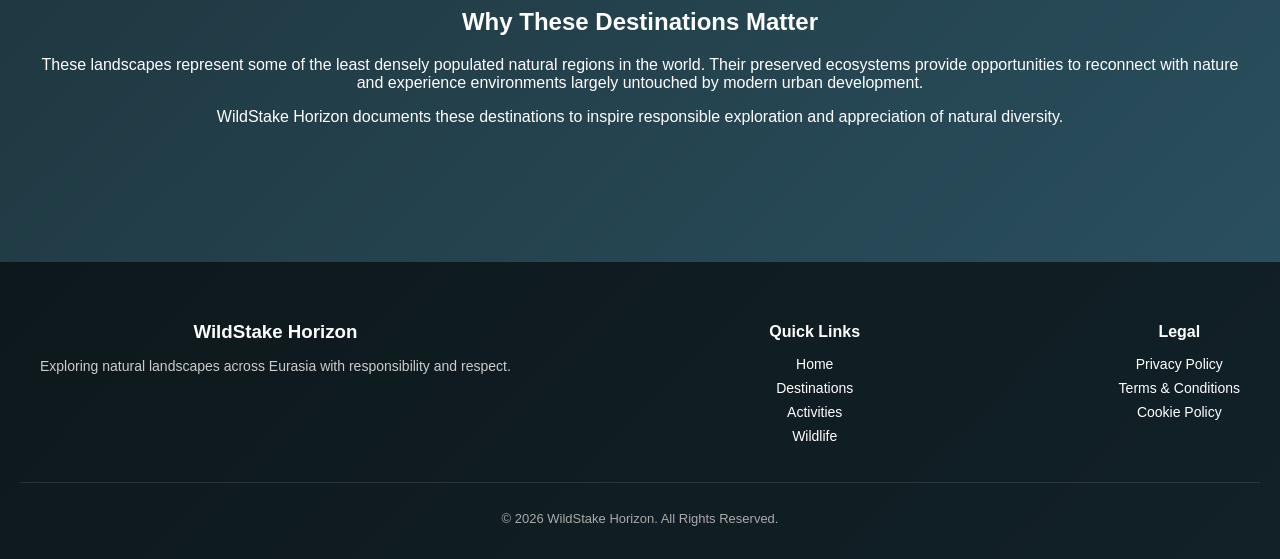
<file: destinations.html>
<!DOCTYPE html>
<html lang="en">
<head>
<meta charset="UTF-8">
<meta name="viewport" content="width=device-width, initial-scale=1.0">
<title>Destinations | WildStake Horizon</title>
<meta name="description" content="Explore mountains, lakes, forests and steppe landscapes across Eurasia with WildStake Horizon destination guides.">
<link rel="stylesheet" href="style.css">
<script defer src="script.js"></script>
</head>

<body>

<header>
<div class="logo">WildStake Horizon</div>
<nav id="nav">
<a href="index.html">Home</a>
<a href="destinations.html">Destinations</a>
<a href="activities.html">Activities</a>
<a href="wildlife.html">Wildlife</a>
<a href="about.html">About</a>
<a href="contact.html">Contact</a>
</nav>
<div class="menu-toggle" onclick="toggleMenu()">☰</div>
</header>

<!-- HERO -->
<section class="hero">
<h1>Explore Iconic Landscapes</h1>
<p>From dramatic mountain ranges to endless steppe horizons — discover the most remarkable natural regions across Eurasia.</p>
</section>

<!-- INTRO -->
<section class="section">
<h2>Regions of Natural Beauty</h2>
<p>
WildStake Horizon focuses on regions known for their geographic diversity and powerful scenery. These landscapes span across Eastern Europe, Central Asia and the Caucasus region — each offering a unique environmental identity.
</p>
</section>

<!-- DESTINATION GRID -->
<section class="cards">

<div class="card">
<h3>Altai Mountains</h3>
<p>
Located in southern Siberia and extending into Central Asia, the Altai region features glaciers, alpine rivers and dramatic ridgelines. It is known for peaceful hiking routes and wide panoramic views.
</p>
</div>

<div class="card">
<h3>Caucasus Highlands</h3>
<p>
Stretching between the Black and Caspian Seas, this mountainous area is home to deep valleys, rocky peaks and rich biodiversity.
</p>
</div>

<div class="card">
<h3>Lake Issyk-Kul</h3>
<p>
A high-altitude lake surrounded by snow-capped mountains, offering serene landscapes and open skies.
</p>
</div>

<div class="card">
<h3>Kazakh Steppe</h3>
<p>
An endless grassland ecosystem where vast open skies meet untouched plains.
</p>
</div>

<div class="card">
<h3>Siberian Forest Belt</h3>
<p>
Dense woodland areas filled with natural silence, wildlife habitats and seasonal color changes.
</p>
</div>

<div class="card">
<h3>Tian Shan Range</h3>
<p>
One of Central Asia’s most impressive mountain systems featuring glaciers, alpine lakes and dramatic terrain.
</p>
</div>

</section>

<!-- SEASONAL TRAVEL SECTION -->
<section class="section">
<h2>Best Time to Explore</h2>

<p>
Spring and summer offer accessible hiking trails and vibrant landscapes.  
Autumn provides colorful forests and cooler temperatures.  
Winter transforms many regions into snow-covered wilderness ideal for scenic exploration.
</p>

<p>
Weather conditions vary depending on altitude and geography, so preparation is essential for safe outdoor travel.
</p>
</section>

<!-- EXPERIENCE SECTION -->
<section class="section">
<h2>Why These Destinations Matter</h2>
<p>
These landscapes represent some of the least densely populated natural regions in the world. Their preserved ecosystems provide opportunities to reconnect with nature and experience environments largely untouched by modern urban development.
</p>

<p>
WildStake Horizon documents these destinations to inspire responsible exploration and appreciation of natural diversity.
</p>
</section>

<footer>
<div class="footer-content">

<div class="footer-brand">
<h3>WildStake Horizon</h3>
<p>Exploring natural landscapes across Eurasia with responsibility and respect.</p>
</div>

<div class="footer-links">
<h4>Quick Links</h4>
<a href="index.html">Home</a>
<a href="destinations.html">Destinations</a>
<a href="activities.html">Activities</a>
<a href="wildlife.html">Wildlife</a>
</div>

<div class="footer-legal">
<h4>Legal</h4>
<a href="privacy-policy.html">Privacy Policy</a>
<a href="terms-conditions.html">Terms & Conditions</a>
<a href="cookie-policy.html">Cookie Policy</a>
</div>

</div>

<div class="footer-bottom">
<p>© 2026 WildStake Horizon. All Rights Reserved.</p>
</div>
</footer>

</body>
</html>
</file>
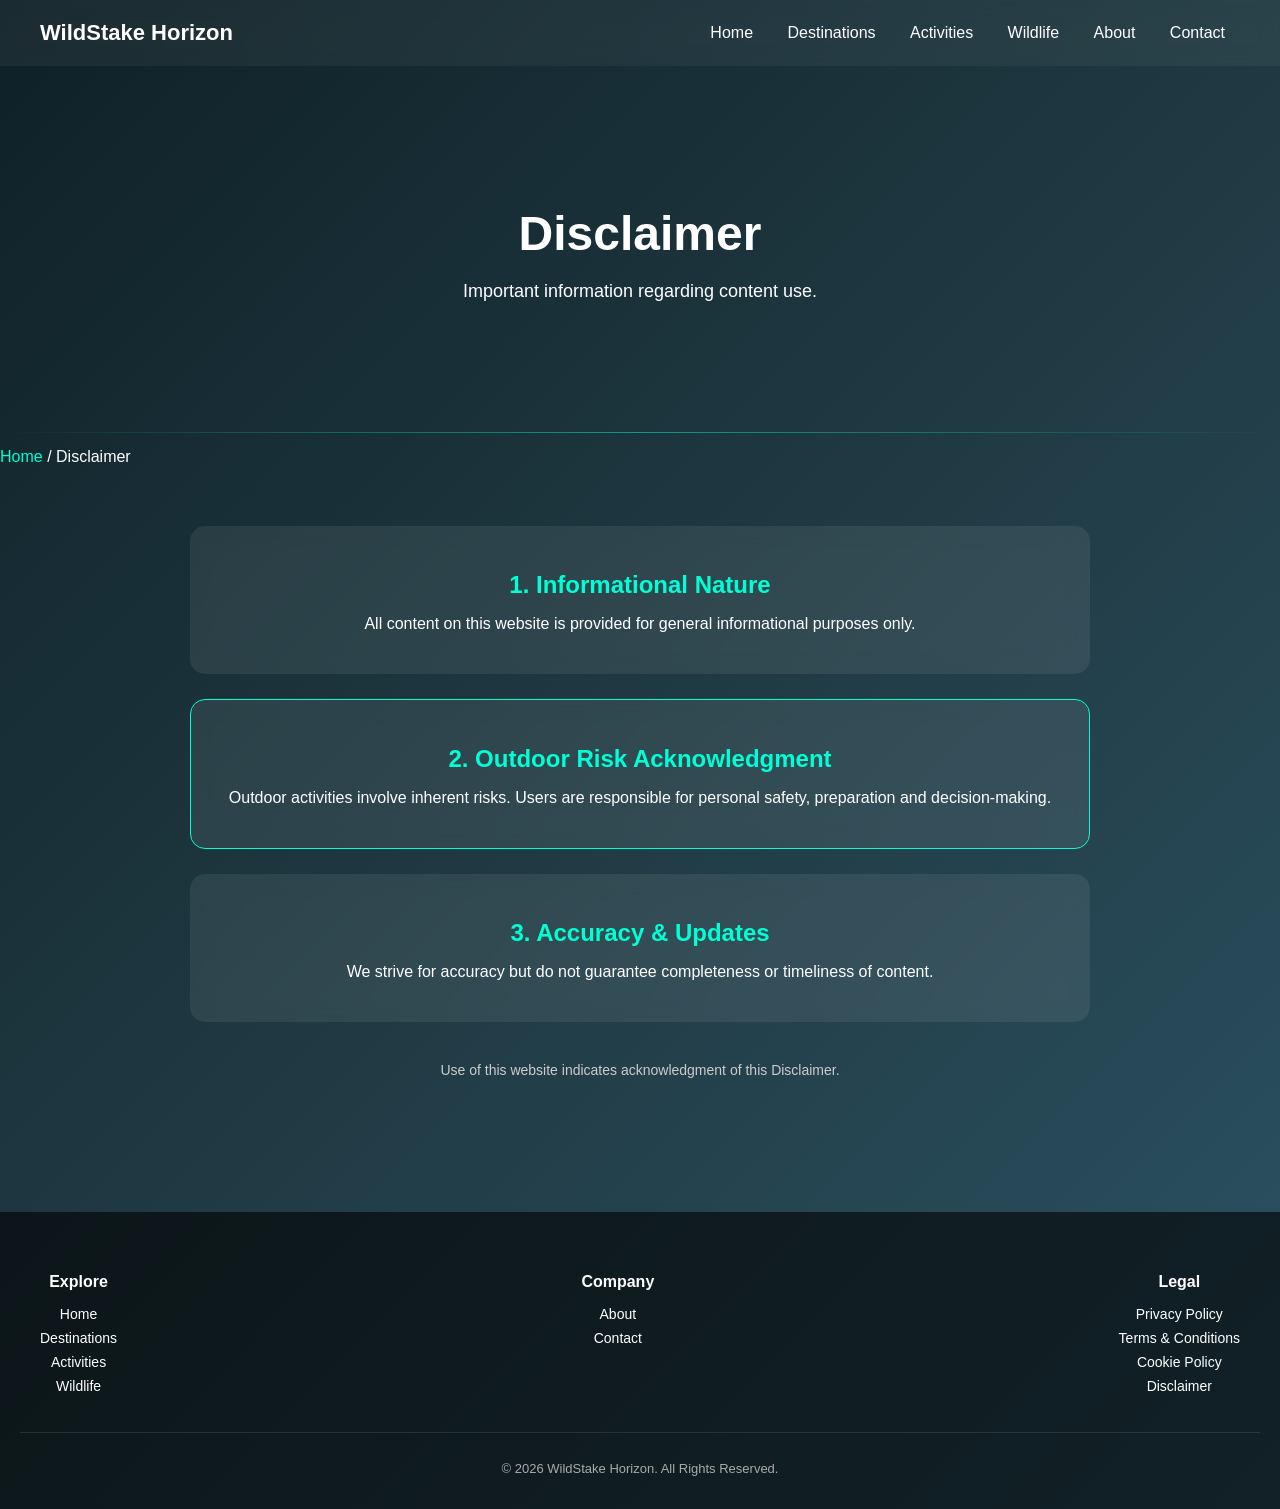
<file: disclaimer.html>
<!DOCTYPE html>
<html lang="en">
<head>
<meta charset="UTF-8">
<meta name="viewport" content="width=device-width, initial-scale=1.0">
<title>Disclaimer | WildStake Horizon</title>
<link rel="stylesheet" href="style.css">
<script defer src="script.js"></script>
</head>

<body>

<header>
<div class="logo">WildStake Horizon</div>
<nav id="nav">
<a href="index.html">Home</a>
<a href="destinations.html">Destinations</a>
<a href="activities.html">Activities</a>
<a href="wildlife.html">Wildlife</a>
<a href="about.html">About</a>
<a href="contact.html">Contact</a>
</nav>
<div class="menu-toggle" onclick="toggleMenu()">☰</div>
</header>

<section class="hero legal-hero">
<h1>Disclaimer</h1>
<p>Important information regarding content use.</p>
</section>

<div class="breadcrumb">
<a href="index.html">Home</a> / Disclaimer
</div>

<section class="section legal-container">

<div class="legal-card">
<h2>1. Informational Nature</h2>
<p>All content on this website is provided for general informational purposes only.</p>
</div>

<div class="legal-card highlight">
<h2>2. Outdoor Risk Acknowledgment</h2>
<p>Outdoor activities involve inherent risks. Users are responsible for personal safety, preparation and decision-making.</p>
</div>

<div class="legal-card">
<h2>3. Accuracy & Updates</h2>
<p>We strive for accuracy but do not guarantee completeness or timeliness of content.</p>
</div>

<div class="legal-note">
<p>Use of this website indicates acknowledgment of this Disclaimer.</p>
</div>

</section>

<footer>
<div class="footer-content">
<div>
<h4>Explore</h4>
<a href="index.html">Home</a>
<a href="destinations.html">Destinations</a>
<a href="activities.html">Activities</a>
<a href="wildlife.html">Wildlife</a>
</div>
<div>
<h4>Company</h4>
<a href="about.html">About</a>
<a href="contact.html">Contact</a>
</div>
<div>
<h4>Legal</h4>
<a href="privacy-policy.html">Privacy Policy</a>
<a href="terms-conditions.html">Terms & Conditions</a>
<a href="cookie-policy.html">Cookie Policy</a>
<a href="disclaimer.html">Disclaimer</a>
</div>
</div>
<div class="footer-bottom">
<p>© 2026 WildStake Horizon. All Rights Reserved.</p>
</div>
</footer>

</body>
</html>
</file>
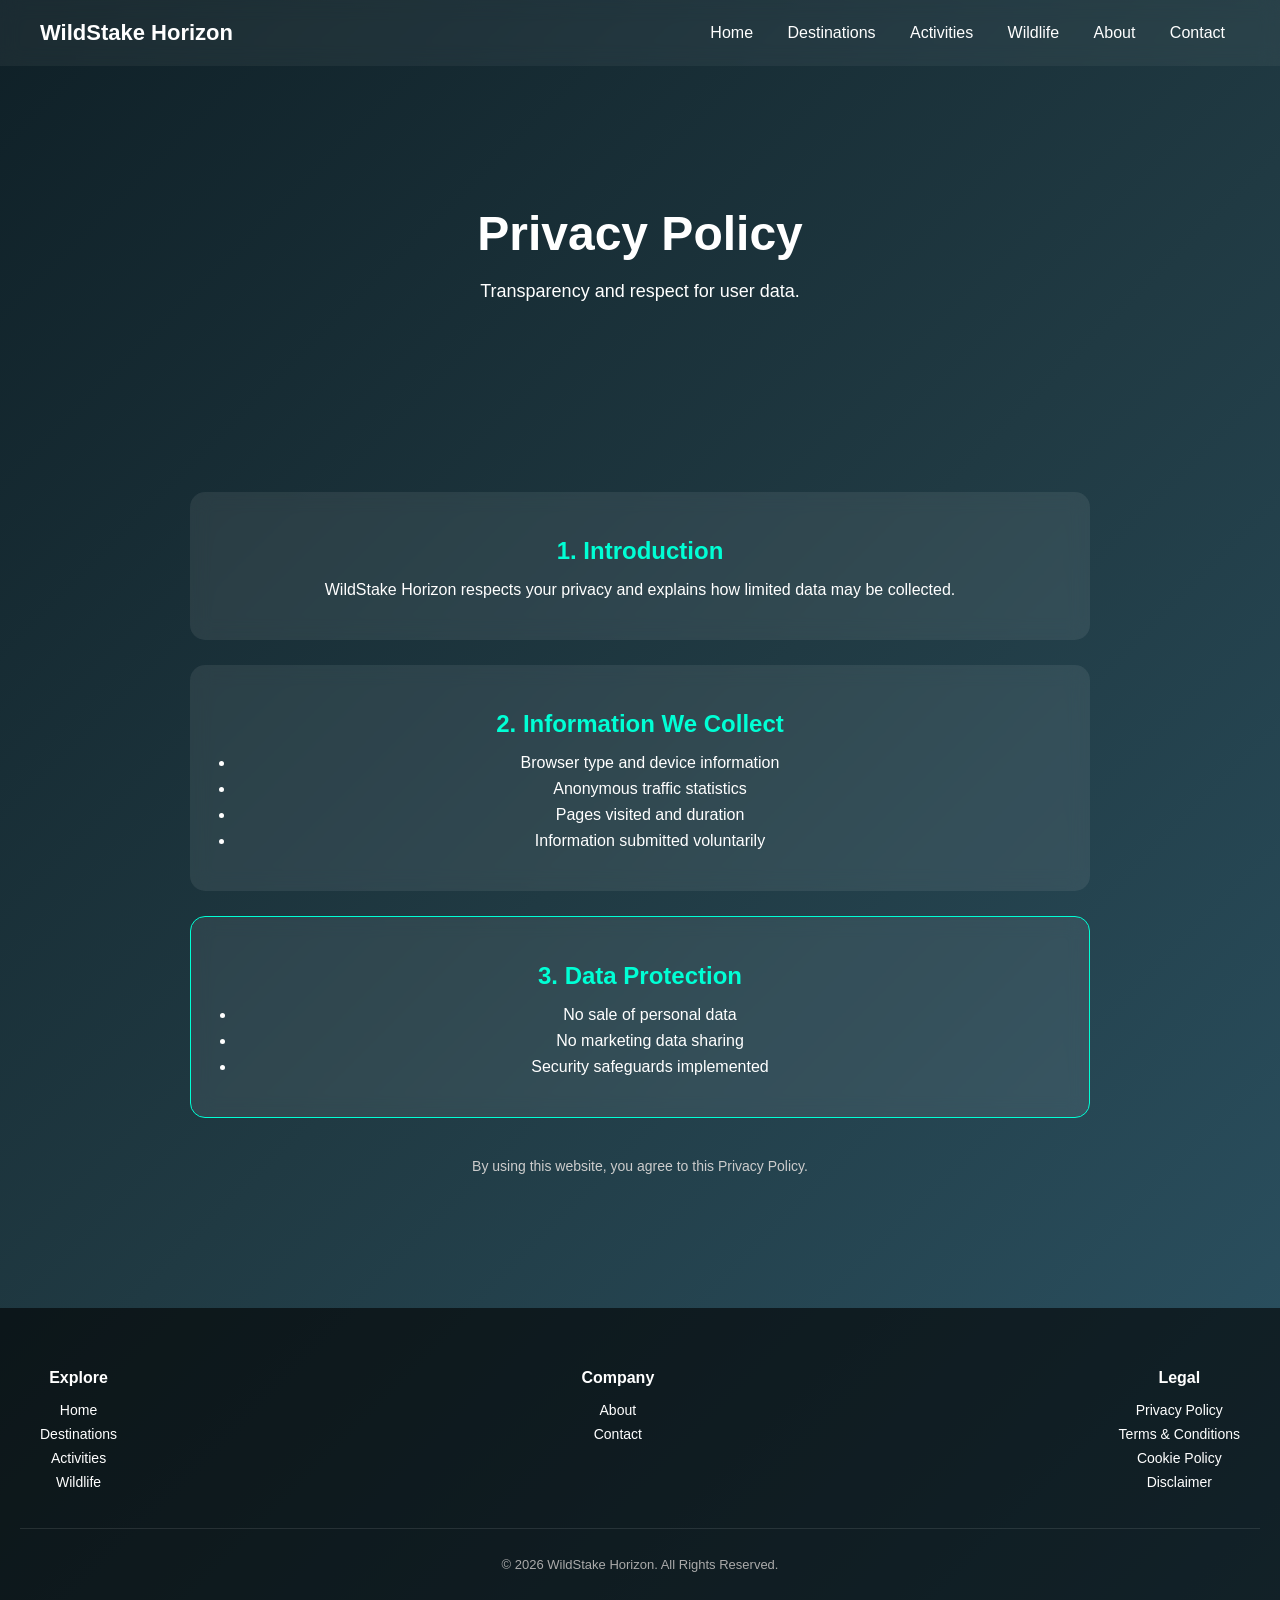
<file: privacy-policy.html>
<!DOCTYPE html>
<html lang="en">
<head>
<meta charset="UTF-8">
<meta name="viewport" content="width=device-width, initial-scale=1.0">
<title>Privacy Policy | WildStake Horizon</title>
<link rel="stylesheet" href="style.css">
<script defer src="script.js"></script>
</head>

<body>

<header>
<div class="logo">WildStake Horizon</div>
<nav id="nav">
<a href="index.html">Home</a>
<a href="destinations.html">Destinations</a>
<a href="activities.html">Activities</a>
<a href="wildlife.html">Wildlife</a>
<a href="about.html">About</a>
<a href="contact.html">Contact</a>
</nav>
<div class="menu-toggle" onclick="toggleMenu()">☰</div>
</header>

<section class="hero legal-hero">
<h1>Privacy Policy</h1>
<p>Transparency and respect for user data.</p>
</section>

<section class="section legal-container">

<div class="legal-card">
<h2>1. Introduction</h2>
<p>WildStake Horizon respects your privacy and explains how limited data may be collected.</p>
</div>

<div class="legal-card">
<h2>2. Information We Collect</h2>
<ul>
<li>Browser type and device information</li>
<li>Anonymous traffic statistics</li>
<li>Pages visited and duration</li>
<li>Information submitted voluntarily</li>
</ul>
</div>

<div class="legal-card highlight">
<h2>3. Data Protection</h2>
<ul>
<li>No sale of personal data</li>
<li>No marketing data sharing</li>
<li>Security safeguards implemented</li>
</ul>
</div>

<div class="legal-note">
<p>By using this website, you agree to this Privacy Policy.</p>
</div>

</section>

<footer>
<div class="footer-content">

<div>
<h4>Explore</h4>
<a href="index.html">Home</a>
<a href="destinations.html">Destinations</a>
<a href="activities.html">Activities</a>
<a href="wildlife.html">Wildlife</a>
</div>

<div>
<h4>Company</h4>
<a href="about.html">About</a>
<a href="contact.html">Contact</a>
</div>

<div>
<h4>Legal</h4>
<a href="privacy-policy.html">Privacy Policy</a>
<a href="terms-conditions.html">Terms & Conditions</a>
<a href="cookie-policy.html">Cookie Policy</a>
<a href="disclaimer.html">Disclaimer</a>
</div>

</div>

<div class="footer-bottom">
<p>© 2026 WildStake Horizon. All Rights Reserved.</p>
</div>
</footer>

</body>
</html>
</file>
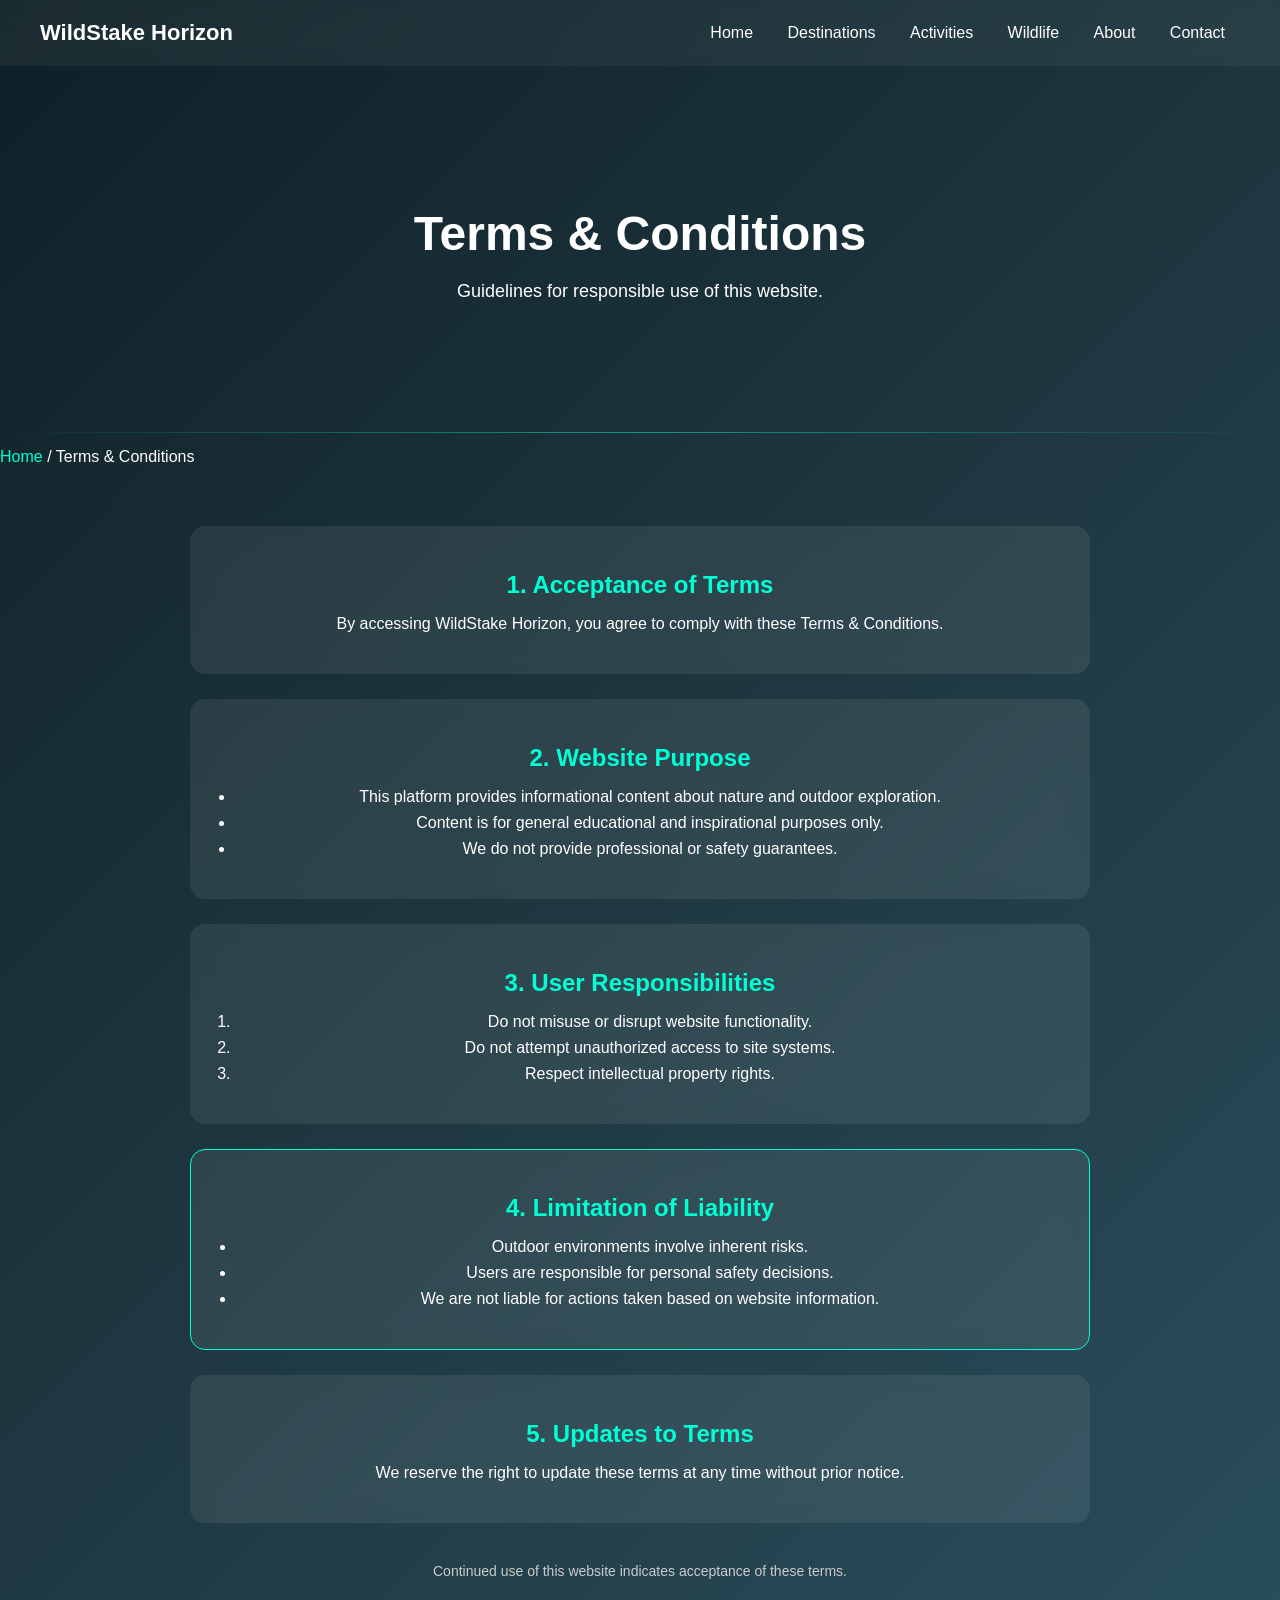
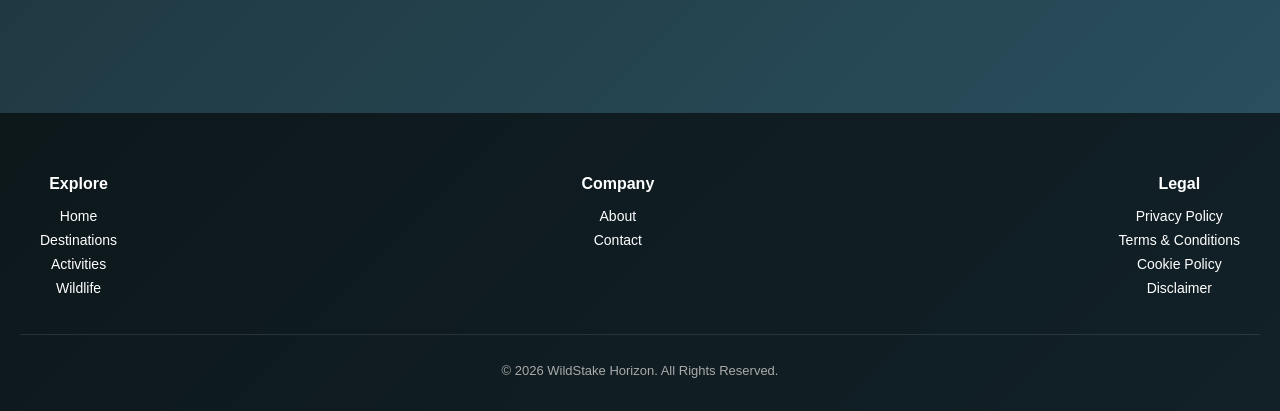
<file: terms-conditions.html>
<!DOCTYPE html>
<html lang="en">
<head>
<meta charset="UTF-8">
<meta name="viewport" content="width=device-width, initial-scale=1.0">
<title>Terms & Conditions | WildStake Horizon</title>
<link rel="stylesheet" href="style.css">
<script defer src="script.js"></script>
</head>

<body>

<header>
<div class="logo">WildStake Horizon</div>
<nav id="nav">
<a href="index.html">Home</a>
<a href="destinations.html">Destinations</a>
<a href="activities.html">Activities</a>
<a href="wildlife.html">Wildlife</a>
<a href="about.html">About</a>
<a href="contact.html">Contact</a>
</nav>
<div class="menu-toggle" onclick="toggleMenu()">☰</div>
</header>

<section class="hero legal-hero">
<h1>Terms & Conditions</h1>
<p>Guidelines for responsible use of this website.</p>
</section>

<div class="breadcrumb">
<a href="index.html">Home</a> / Terms & Conditions
</div>

<section class="section legal-container">

<div class="legal-card">
<h2>1. Acceptance of Terms</h2>
<p>By accessing WildStake Horizon, you agree to comply with these Terms & Conditions.</p>
</div>

<div class="legal-card">
<h2>2. Website Purpose</h2>
<ul>
<li>This platform provides informational content about nature and outdoor exploration.</li>
<li>Content is for general educational and inspirational purposes only.</li>
<li>We do not provide professional or safety guarantees.</li>
</ul>
</div>

<div class="legal-card">
<h2>3. User Responsibilities</h2>
<ol>
<li>Do not misuse or disrupt website functionality.</li>
<li>Do not attempt unauthorized access to site systems.</li>
<li>Respect intellectual property rights.</li>
</ol>
</div>

<div class="legal-card highlight">
<h2>4. Limitation of Liability</h2>
<ul>
<li>Outdoor environments involve inherent risks.</li>
<li>Users are responsible for personal safety decisions.</li>
<li>We are not liable for actions taken based on website information.</li>
</ul>
</div>

<div class="legal-card">
<h2>5. Updates to Terms</h2>
<p>We reserve the right to update these terms at any time without prior notice.</p>
</div>

<div class="legal-note">
<p>Continued use of this website indicates acceptance of these terms.</p>
</div>

</section>

<footer>
<div class="footer-content">
<div>
<h4>Explore</h4>
<a href="index.html">Home</a>
<a href="destinations.html">Destinations</a>
<a href="activities.html">Activities</a>
<a href="wildlife.html">Wildlife</a>
</div>
<div>
<h4>Company</h4>
<a href="about.html">About</a>
<a href="contact.html">Contact</a>
</div>
<div>
<h4>Legal</h4>
<a href="privacy-policy.html">Privacy Policy</a>
<a href="terms-conditions.html">Terms & Conditions</a>
<a href="cookie-policy.html">Cookie Policy</a>
<a href="disclaimer.html">Disclaimer</a>
</div>
</div>
<div class="footer-bottom">
<p>© 2026 WildStake Horizon. All Rights Reserved.</p>
</div>
</footer>

</body>
</html>
</file>
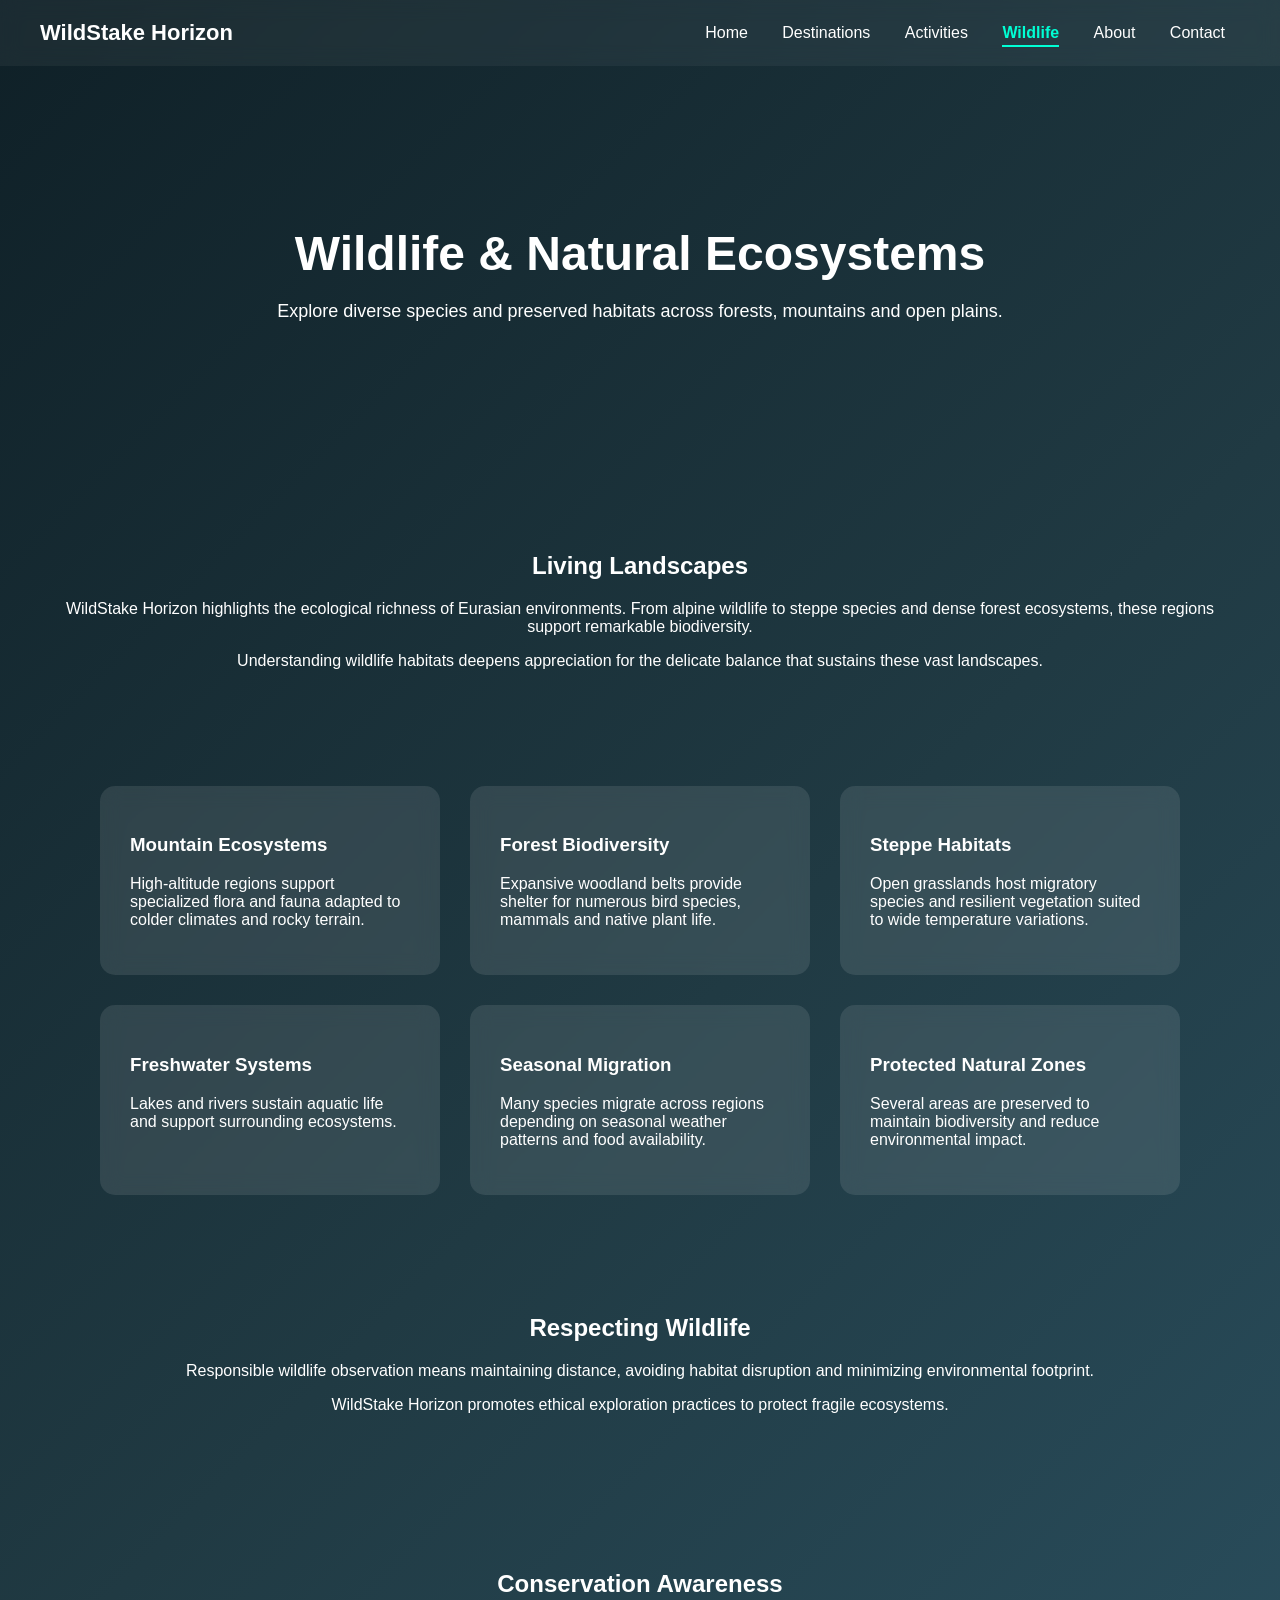
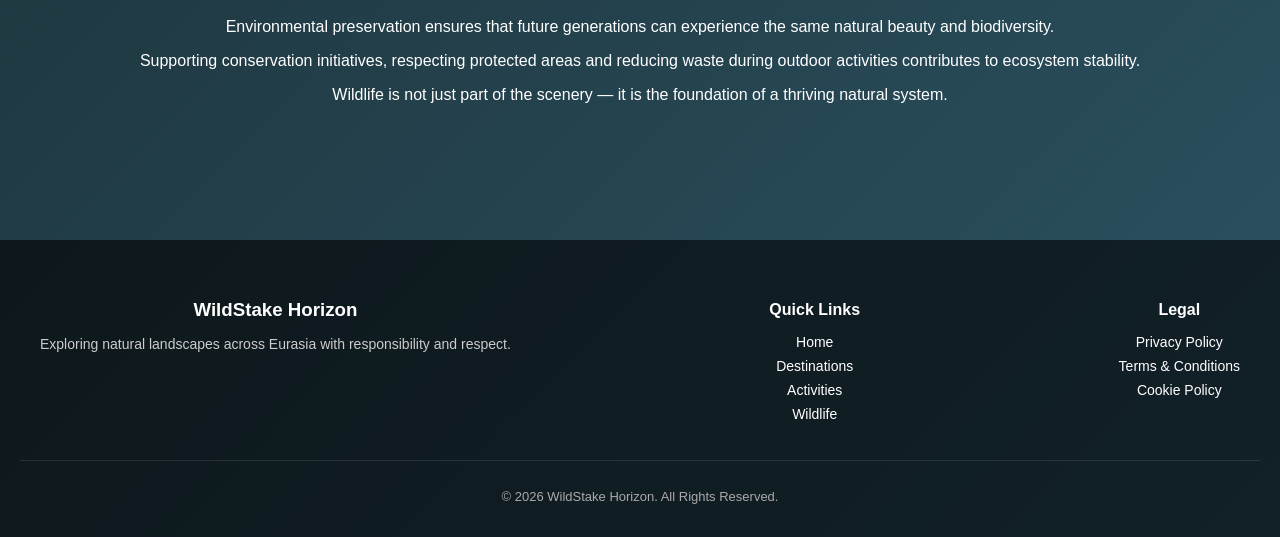
<file: wildlife.html>
<!DOCTYPE html>
<html lang="en">
<head>
<meta charset="UTF-8">
<meta name="viewport" content="width=device-width, initial-scale=1.0">
<title>Wildlife & Ecosystems | WildStake Horizon</title>
<meta name="description" content="Discover wildlife species, forest ecosystems, alpine biodiversity and steppe habitats across Eurasia with WildStake Horizon.">
<link rel="stylesheet" href="style.css">
<script defer src="script.js"></script>
</head>

<body>

<header>
<div class="logo">WildStake Horizon</div>
<nav id="nav">
<a href="index.html">Home</a>
<a href="destinations.html">Destinations</a>
<a href="activities.html">Activities</a>
<a href="wildlife.html">Wildlife</a>
<a href="about.html">About</a>
<a href="contact.html">Contact</a>
</nav>
<div class="menu-toggle" onclick="toggleMenu()">☰</div>
</header>

<!-- HERO -->
<section class="hero">
<h1>Wildlife & Natural Ecosystems</h1>
<p>Explore diverse species and preserved habitats across forests, mountains and open plains.</p>
</section>

<!-- INTRO -->
<section class="section">
<h2>Living Landscapes</h2>
<p>
WildStake Horizon highlights the ecological richness of Eurasian environments. From alpine wildlife to steppe species and dense forest ecosystems, these regions support remarkable biodiversity.
</p>

<p>
Understanding wildlife habitats deepens appreciation for the delicate balance that sustains these vast landscapes.
</p>
</section>

<!-- ECOSYSTEM GRID -->
<section class="cards">

<div class="card">
<h3>Mountain Ecosystems</h3>
<p>
High-altitude regions support specialized flora and fauna adapted to colder climates and rocky terrain.
</p>
</div>

<div class="card">
<h3>Forest Biodiversity</h3>
<p>
Expansive woodland belts provide shelter for numerous bird species, mammals and native plant life.
</p>
</div>

<div class="card">
<h3>Steppe Habitats</h3>
<p>
Open grasslands host migratory species and resilient vegetation suited to wide temperature variations.
</p>
</div>

<div class="card">
<h3>Freshwater Systems</h3>
<p>
Lakes and rivers sustain aquatic life and support surrounding ecosystems.
</p>
</div>

<div class="card">
<h3>Seasonal Migration</h3>
<p>
Many species migrate across regions depending on seasonal weather patterns and food availability.
</p>
</div>

<div class="card">
<h3>Protected Natural Zones</h3>
<p>
Several areas are preserved to maintain biodiversity and reduce environmental impact.
</p>
</div>

</section>

<!-- RESPONSIBILITY SECTION -->
<section class="section">
<h2>Respecting Wildlife</h2>

<p>
Responsible wildlife observation means maintaining distance, avoiding habitat disruption and minimizing environmental footprint.
</p>

<p>
WildStake Horizon promotes ethical exploration practices to protect fragile ecosystems.
</p>
</section>

<!-- CONSERVATION SECTION -->
<section class="section">
<h2>Conservation Awareness</h2>

<p>
Environmental preservation ensures that future generations can experience the same natural beauty and biodiversity.
</p>

<p>
Supporting conservation initiatives, respecting protected areas and reducing waste during outdoor activities contributes to ecosystem stability.
</p>

<p>
Wildlife is not just part of the scenery — it is the foundation of a thriving natural system.
</p>
</section>

<footer>
<div class="footer-content">

<div class="footer-brand">
<h3>WildStake Horizon</h3>
<p>Exploring natural landscapes across Eurasia with responsibility and respect.</p>
</div>

<div class="footer-links">
<h4>Quick Links</h4>
<a href="index.html">Home</a>
<a href="destinations.html">Destinations</a>
<a href="activities.html">Activities</a>
<a href="wildlife.html">Wildlife</a>
</div>

<div class="footer-legal">
<h4>Legal</h4>
<a href="privacy-policy.html">Privacy Policy</a>
<a href="terms-conditions.html">Terms & Conditions</a>
<a href="cookie-policy.html">Cookie Policy</a>
</div>

</div>

<div class="footer-bottom">
<p>© 2026 WildStake Horizon. All Rights Reserved.</p>
</div>
</footer>

</body>
</html>
</file>
<file: style.css>
body {
margin: 0;
font-family: 'Segoe UI', sans-serif;
background: linear-gradient(135deg, #0f2027, #203a43, #2c5364);
color: #fff;
}

header {
display: flex;
justify-content: space-between;
align-items: center;
padding: 20px 40px;
background: rgba(0,0,0,0.6);
backdrop-filter: blur(10px);
position: sticky;
top: 0;
z-index: 1000;
}

.logo {
font-size: 22px;
font-weight: bold;
}

nav a {
margin: 0 15px;
color: #fff;
text-decoration: none;
}

nav a:hover {
color: #00ffd5;
}

.menu-toggle {
display: none;
cursor: pointer;
font-size: 22px;
}

.hero {
text-align: center;
padding: 120px 20px;
}

.hero h1 {
font-size: 48px;
margin-bottom: 20px;
}

.hero p {
font-size: 18px;
margin-bottom: 30px;
}

.btn {
padding: 12px 30px;
background: #00ffd5;
color: #000;
border-radius: 25px;
text-decoration: none;
font-weight: bold;
}

.section {
padding: 60px 40px;
text-align: center;
}

.cards {
display: flex;
justify-content: center;
gap: 30px;
padding: 40px;
flex-wrap: wrap;
}

.card {
background: rgba(255,255,255,0.1);
padding: 30px;
border-radius: 15px;
width: 280px;
backdrop-filter: blur(10px);
transition: 0.3s;
}

.card:hover {
transform: translateY(-10px);
background: rgba(0,255,213,0.2);
}

footer {
text-align: center;
padding: 20px;
background: rgba(0,0,0,0.3);
}

@media(max-width: 768px) {
nav {
display: none;
flex-direction: column;
background: rgba(0,0,0,0.8);
position: absolute;
top: 70px;
right: 20px;
padding: 20px;
}
nav.active {
display: flex;
}
.menu-toggle {
display: block;
}
}

.newsletter {
display: flex;
justify-content: center;
gap: 10px;
margin-top: 20px;
flex-wrap: wrap;
}

.newsletter input {
padding: 12px;
border-radius: 25px;
border: none;
width: 250px;
}

.newsletter button {
border: none;
cursor: pointer;
}


.contact-form {
max-width: 500px;
margin: 30px auto;
display: flex;
flex-direction: column;
gap: 15px;
}

.contact-form input,
.contact-form textarea {
padding: 12px;
border-radius: 10px;
border: none;
font-size: 14px;
}

.contact-form textarea {
resize: none;
}

.form-message {
margin-top: 10px;
font-size: 14px;
}

footer {
background: rgba(0,0,0,0.6);
padding: 40px 20px 20px;
margin-top: 60px;
}

.footer-content {
display: flex;
justify-content: space-between;
flex-wrap: wrap;
gap: 40px;
max-width: 1200px;
margin: auto;
}

.footer-content h4,
.footer-content h3 {
margin-bottom: 15px;
}

.footer-content p {
font-size: 14px;
color: #ccc;
}

.footer-content a {
display: block;
color: #fff;
text-decoration: none;
margin-bottom: 8px;
font-size: 14px;
}

.footer-content a:hover {
color: #00ffd5;
}

.footer-bottom {
text-align: center;
margin-top: 30px;
font-size: 13px;
color: #aaa;
border-top: 1px solid rgba(255,255,255,0.1);
padding-top: 15px;
}

@media(max-width: 768px){
.footer-content {
flex-direction: column;
}
}

.legal-container {
max-width: 900px;
margin: auto;
}

.legal-card {
background: rgba(255,255,255,0.08);
padding: 25px;
margin-bottom: 25px;
border-radius: 15px;
backdrop-filter: blur(10px);
}

.legal-card h2 {
margin-bottom: 15px;
color: #00ffd5;
}

.legal-card ul,
.legal-card ol {
padding-left: 20px;
}

.legal-card li {
margin-bottom: 8px;
}

.highlight {
border: 1px solid #00ffd5;
}

.legal-note {
text-align: center;
margin-top: 40px;
font-size: 14px;
color: #ccc;
}


.legal-hero {
padding: 100px 20px;
}

.section {
padding-top: 60px;
}

html {
scroll-behavior: smooth;
}

nav a.active {
color: #00ffd5;
font-weight: 600;
border-bottom: 2px solid #00ffd5;
padding-bottom: 4px;
}|

.breadcrumb {
max-width: 1100px;
margin: 25px auto 0;
padding: 10px 20px;
font-size: 14px;
color: #bbb;
}

.breadcrumb a {
color: #00ffd5;
text-decoration: none;
font-weight: 500;
transition: 0.3s ease;
}

.breadcrumb a:hover {
color: #ffffff;
}

.breadcrumb::before {
content: "";
display: block;
height: 1px;
background: linear-gradient(90deg, transparent, rgba(0,255,213,0.5), transparent);
margin-bottom: 15px;
}



  /* Overlay background */
  .age-overlay {
    position: fixed;
    top: 0;
    left: 0;
    width: 100%;
    height: 100%;
    background: rgb(55 41 41 / 90%);
    backdrop-filter: blur(10px);
    display: flex;
    align-items: center;
    justify-content: center;
    z-index: 99999;
  }
 
  /* Popup box */
  .age-popup {
    background: #fff;
    padding: 30px;
    border-radius: 10px;
    text-align: center;
    max-width: 400px;
    width: 90%;
    box-shadow: 0px 4px 10px rgba(0,0,0,0.3);
  }
 
  .age-popup h2 {
    margin-bottom: 15px;
    font-size: 22px;
    font-weight: bold;
 color: #444;
  }
 
  .age-popup p {
    margin-bottom: 20px;
    font-size: 16px;
    color: #444;
  }
 
  .age-buttons button {
    margin: 5px;
    padding: 12px 20px;
    border: none;
    border-radius: 6px;
    cursor: pointer;
    font-size: 15px;
    font-weight: bold;
    background-color: #007b8f;
    color: white;
    transition: background 0.3s;
  }
 
  .age-buttons button:hover {
    background-color: #005f6a;
  }
</file>
<file: home/style.css>
body {
margin: 0;
font-family: 'Segoe UI', sans-serif;
background: linear-gradient(135deg, #0f2027, #203a43, #2c5364);
color: #fff;
}

header {
display: flex;
justify-content: space-between;
align-items: center;
padding: 20px 40px;
background: rgba(0,0,0,0.6);
backdrop-filter: blur(10px);
position: sticky;
top: 0;
z-index: 1000;
}

.logo {
font-size: 22px;
font-weight: bold;
}

nav a {
margin: 0 15px;
color: #fff;
text-decoration: none;
}

nav a:hover {
color: #00ffd5;
}

.menu-toggle {
display: none;
cursor: pointer;
font-size: 22px;
}

.hero {
text-align: center;
padding: 120px 20px;
}

.hero h1 {
font-size: 48px;
margin-bottom: 20px;
}

.hero p {
font-size: 18px;
margin-bottom: 30px;
}

.btn {
padding: 12px 30px;
background: #00ffd5;
color: #000;
border-radius: 25px;
text-decoration: none;
font-weight: bold;
}

.section {
padding: 60px 40px;
text-align: center;
}

.cards {
display: flex;
justify-content: center;
gap: 30px;
padding: 40px;
flex-wrap: wrap;
}

.card {
background: rgba(255,255,255,0.1);
padding: 30px;
border-radius: 15px;
width: 280px;
backdrop-filter: blur(10px);
transition: 0.3s;
}

.card:hover {
transform: translateY(-10px);
background: rgba(0,255,213,0.2);
}

footer {
text-align: center;
padding: 20px;
background: rgba(0,0,0,0.3);
}

@media(max-width: 768px) {
nav {
display: none;
flex-direction: column;
background: rgba(0,0,0,0.8);
position: absolute;
top: 70px;
right: 20px;
padding: 20px;
}
nav.active {
display: flex;
}
.menu-toggle {
display: block;
}
}

.newsletter {
display: flex;
justify-content: center;
gap: 10px;
margin-top: 20px;
flex-wrap: wrap;
}

.newsletter input {
padding: 12px;
border-radius: 25px;
border: none;
width: 250px;
}

.newsletter button {
border: none;
cursor: pointer;
}


.contact-form {
max-width: 500px;
margin: 30px auto;
display: flex;
flex-direction: column;
gap: 15px;
}

.contact-form input,
.contact-form textarea {
padding: 12px;
border-radius: 10px;
border: none;
font-size: 14px;
}

.contact-form textarea {
resize: none;
}

.form-message {
margin-top: 10px;
font-size: 14px;
}

footer {
background: rgba(0,0,0,0.6);
padding: 40px 20px 20px;
margin-top: 60px;
}

.footer-content {
display: flex;
justify-content: space-between;
flex-wrap: wrap;
gap: 40px;
max-width: 1200px;
margin: auto;
}

.footer-content h4,
.footer-content h3 {
margin-bottom: 15px;
}

.footer-content p {
font-size: 14px;
color: #ccc;
}

.footer-content a {
display: block;
color: #fff;
text-decoration: none;
margin-bottom: 8px;
font-size: 14px;
}

.footer-content a:hover {
color: #00ffd5;
}

.footer-bottom {
text-align: center;
margin-top: 30px;
font-size: 13px;
color: #aaa;
border-top: 1px solid rgba(255,255,255,0.1);
padding-top: 15px;
}

@media(max-width: 768px){
.footer-content {
flex-direction: column;
}
}

.legal-container {
max-width: 900px;
margin: auto;
}

.legal-card {
background: rgba(255,255,255,0.08);
padding: 25px;
margin-bottom: 25px;
border-radius: 15px;
backdrop-filter: blur(10px);
}

.legal-card h2 {
margin-bottom: 15px;
color: #00ffd5;
}

.legal-card ul,
.legal-card ol {
padding-left: 20px;
}

.legal-card li {
margin-bottom: 8px;
}

.highlight {
border: 1px solid #00ffd5;
}

.legal-note {
text-align: center;
margin-top: 40px;
font-size: 14px;
color: #ccc;
}


.legal-hero {
padding: 100px 20px;
}

.section {
padding-top: 60px;
}

html {
scroll-behavior: smooth;
}

nav a.active {
color: #00ffd5;
font-weight: 600;
border-bottom: 2px solid #00ffd5;
padding-bottom: 4px;
}|

.breadcrumb {
max-width: 1100px;
margin: 25px auto 0;
padding: 10px 20px;
font-size: 14px;
color: #bbb;
}

.breadcrumb a {
color: #00ffd5;
text-decoration: none;
font-weight: 500;
transition: 0.3s ease;
}

.breadcrumb a:hover {
color: #ffffff;
}

.breadcrumb::before {
content: "";
display: block;
height: 1px;
background: linear-gradient(90deg, transparent, rgba(0,255,213,0.5), transparent);
margin-bottom: 15px;
}
</file>
